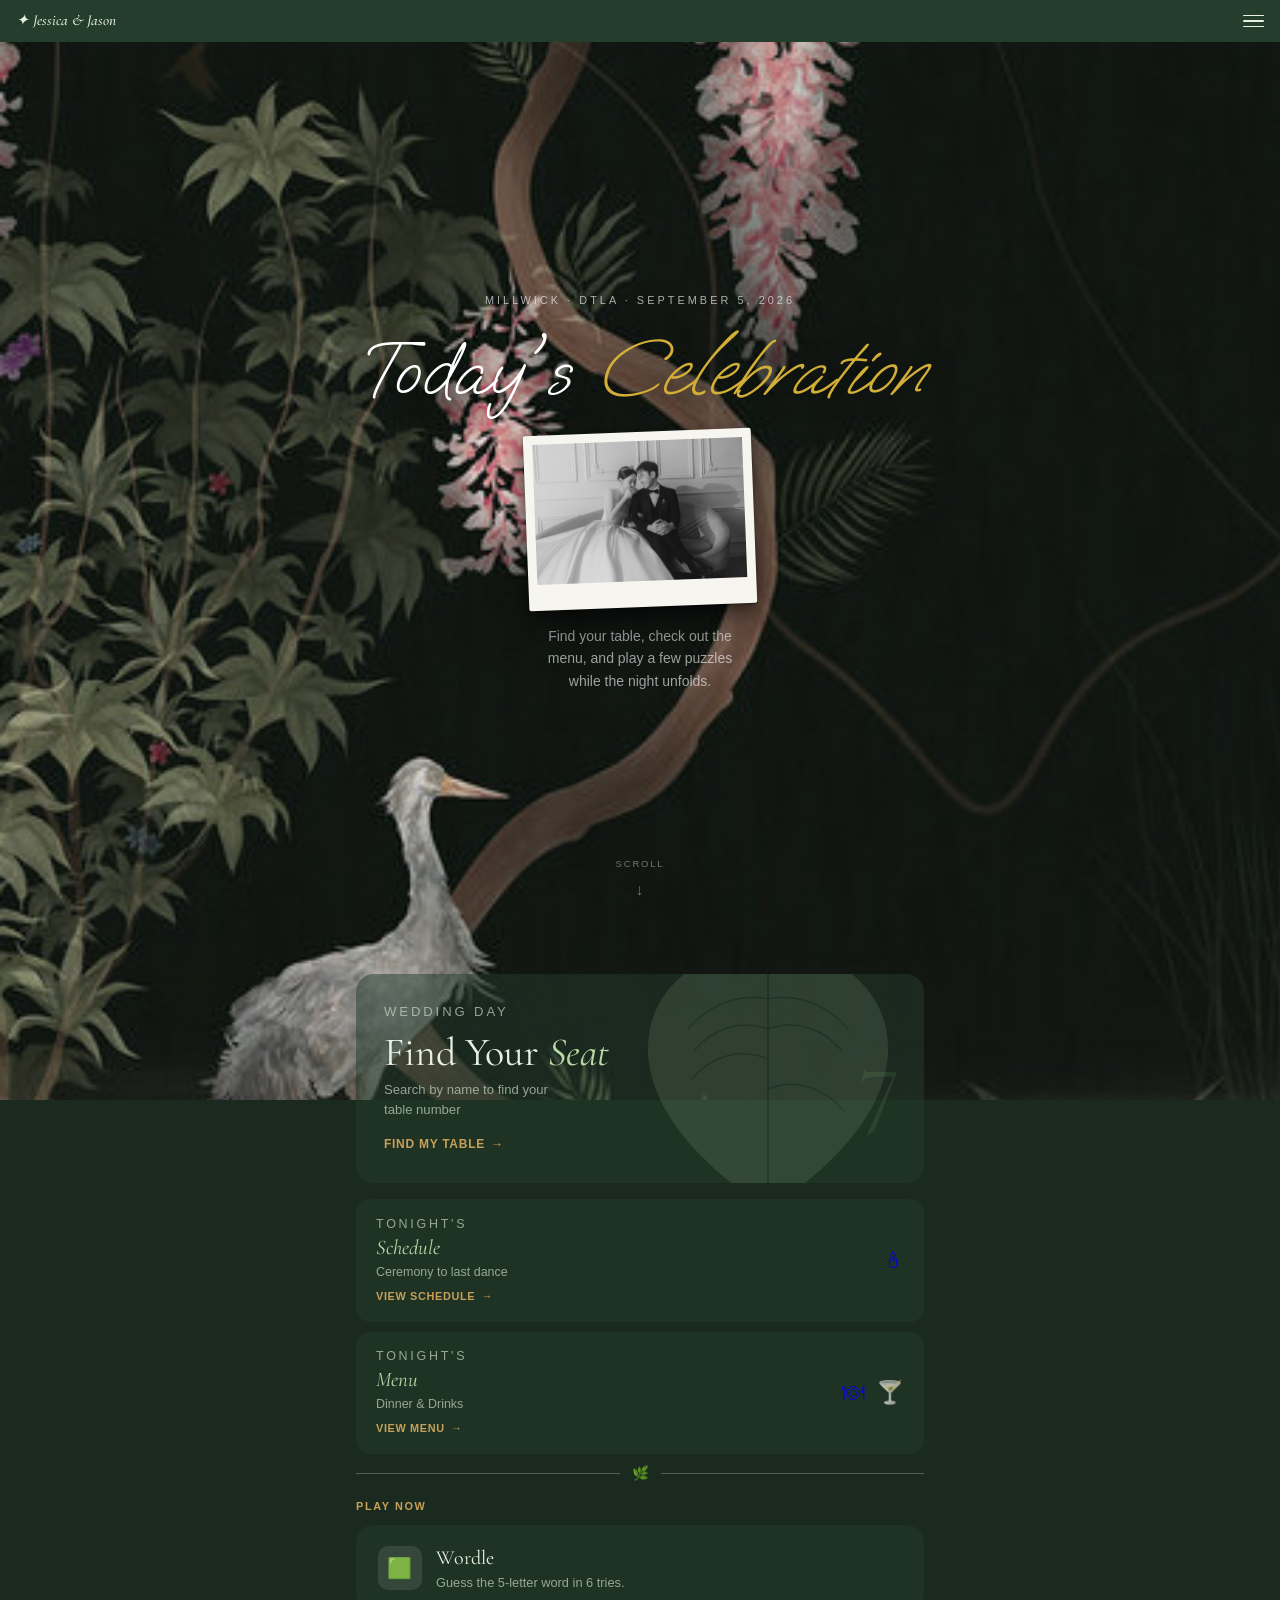
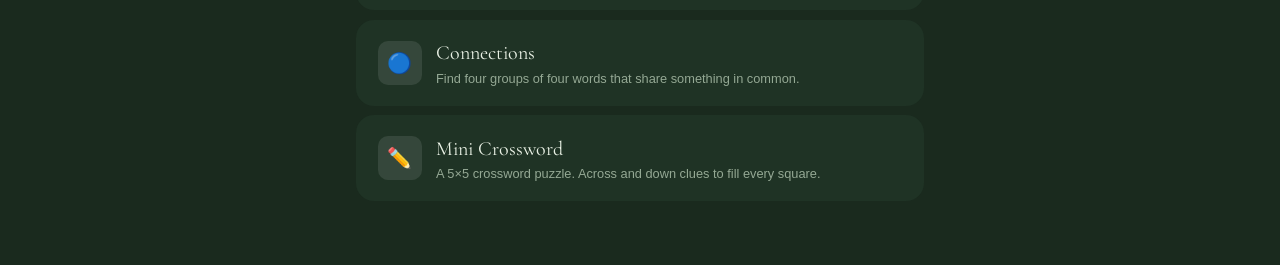
<file: index.html>
<!DOCTYPE html>
<html lang="en">
<head>
  <meta charset="UTF-8" />
  <link rel="icon" href="data:image/svg+xml,<svg xmlns='http://www.w3.org/2000/svg' viewBox='0 0 100 100'><text y='.9em' font-size='90'>🌿</text></svg>" />
  <meta name="viewport" content="width=device-width, initial-scale=1.0" />
  <title>Jessica & Jason</title>
  <link rel="stylesheet" href="style.css" />
  <link rel="preconnect" href="https://fonts.googleapis.com">
  <link href="https://fonts.googleapis.com/css2?family=Cormorant+Garamond:ital,wght@0,400;0,500;1,400;1,500&family=Oooh+Baby&display=swap" rel="stylesheet">
  <style>

    

    /* ============================================================
       LAYOUT — two fixed layers, independent scroll container
       Splash: fixed, z-index 20, fades out
       Content: fixed, z-index 5, always rendered, never moves
       Scroll container: intercepts scroll events only
       ============================================================ */

    /* Splash: normal flow, user physically scrolls past it */
    .splash {
      height: 100vh;   /* fallback */
      height: 100svh;  /* pinned to the small viewport — never re-resolves */
      display: flex;
      flex-direction: column;
      align-items: center;
      justify-content: center;
      text-align: center;
      padding: 2rem;
      position: relative;
      z-index: 2;
      /* No transition needed — physically scrolls off screen */
    }

    /* Spacer not needed */
    .splash-spacer { display: none !important; }

    /* Content panel: normal flow, sits below splash */
    .content-panel {
      position: relative;
      z-index: 1;
      background: transparent;
      min-height: 100vh;
    }

    .content-panel.visible {
      /* nothing extra needed — already visible */
    }

    .content-panel-inner {
      max-width: 600px;
      margin: 0 auto;
      padding: 2rem 1rem 4rem;
    }

    /* ---- Hero ---- */
    .hero {
      padding: 0 0 1.5rem;
      position: relative;
    }

    .hero-eyebrow {
      font-size: 0.68rem;
      letter-spacing: 0.2em;
      text-transform: uppercase;
      color: var(--sage-mid);
      margin-bottom: 0.5rem;
    }

    .hero p.desc {
      color: var(--text-muted);
      font-size: 0.875rem;
      margin-top: 0.5rem;
    }

    .hero-badge {
      border: 1px solid transparent;
      border-top-color: var(--gold-warm);
      border-bottom-color: var(--gold-warm);
      padding: 0.875rem 5px;
      margin: 0 -5px 0.75rem;
      width: calc(100% + 10px);
      background: rgba(255,255,255,0.0);
      border-radius: 8px;
    }

    .hero-badge .hero-eyebrow { color: #A8D299; }

    .hero h1 {
      font-family: "Oooh Baby", cursive;
      font-size: clamp(2.4rem, 8vw, 3rem);
      font-weight: 100;
      color: var(--forest);
      line-height: 1.1;
      margin-bottom: 0.2rem;
    }

    .hero h1 em {
      font-style: italic;
      color: #D3AF37;
    }

    .leaf-watermark {
      position: absolute;
      right: -0.5rem;
      top: 0;
      opacity: 0.1;
      pointer-events: none;
    }

    /* ---- Seat tile ---- */
    .seat-tile {
      display: block;
      text-decoration: none;
      border-radius: 18px;
      overflow: hidden;
      position: relative;
      margin-bottom: 1rem;
      background: rgba(37, 61, 44, 0.5);
      min-height: 180px;
      padding: 1.75rem;
    }

    .seat-tile .tile-leaves {
      position: absolute;
      right: 0; top: 0; bottom: 0;
      width: 55%;
      opacity: 0.13;
      pointer-events: none;
      display: flex;
      align-items: center;
      justify-content: center;
    }

    .seat-tile-eyebrow {
      font-size: 0.65rem;
      letter-spacing: 0.22em;
      text-transform: uppercase;
      color: var(--gold-warm);
      margin-bottom: 0.5rem;
      position: relative;
    }

    .seat-tile h2 {
      font-family: 'Cormorant Garamond', Georgia, serif;
      font-size: clamp(1.8rem, 5vw, 2.5rem);
      font-weight: 400;
      color: #e8f0e4;
      line-height: 1.1;
      margin-bottom: 0.4rem;
      position: relative;
    }

    .seat-tile h2 em { font-style: italic; color: #b8d8a8; }

    .seat-tile p {
      font-size: 0.82rem;
      color: rgba(200,220,196,0.7);
      max-width: 26ch;
      position: relative;
    }

    .seat-tile .tile-cta {
      display: inline-flex;
      align-items: center;
      gap: 0.4rem;
      margin-top: 1rem;
      font-size: 0.75rem;
      font-weight: 600;
      color: var(--gold-warm);
      letter-spacing: 0.06em;
      text-transform: uppercase;
      position: relative;
    }

    .seat-tile .tile-cta::after { content: '→'; }

    .corner-number {
      position: absolute;
      right: 1.5rem;
      top: 50%;
      transform: translateY(-50%);
      font-family: 'Cormorant Garamond', Georgia, serif;
      font-size: 6rem;
      font-weight: 400;
      color: rgba(140,200,120,0.12);
      line-height: 1;
      user-select: none;
      transition: opacity 0.5s;
    }

    /* ---- Menu tile ---- */
    .menu-tile {
      display: flex;
      align-items: center;
      justify-content: space-between;
      text-decoration: none;
      border-radius: 14px;
      background: rgba(37, 61, 44, 0.5);
      padding: 0.95rem 1.25rem;
      margin-bottom: 0.6rem;
    }

    .menu-tile-eyebrow {
      font-size: 0.65rem;
      letter-spacing: 0.22em;
      text-transform: uppercase;
      color: var(--gold-warm);
      margin-bottom: 0.25rem;
    }

    .menu-tile h2 {
      font-family: 'Cormorant Garamond', Georgia, serif;
      font-size: 1.3rem;
      font-weight: 400;
      color: #e8f0e4;
      line-height: 1.1;
      margin-bottom: 0.15rem;
    }

    .menu-tile h2 em { font-style: italic; color: #b8d8a8; }
    .menu-tile p { font-size: 0.78rem; color: rgba(200,220,196,0.7); }

    .menu-tile .tile-cta {
      display: inline-flex;
      align-items: center;
      gap: 0.4rem;
      margin-top: 0.4rem;
      font-size: 0.68rem;
      font-weight: 600;
      color: var(--gold-warm);
      letter-spacing: 0.06em;
      text-transform: uppercase;
    }

    .menu-tile .tile-cta::after { content: '→'; }
    .menu-tile-icons { font-size: 1.4rem; flex-shrink: 0; opacity: 0.75; }

    /* ---- Divider ---- */
    .leaf-divider {
      display: flex;
      align-items: center;
      gap: 0.75rem;
      margin-bottom: 0.875rem;
      color: var(--sage-mid);
    }

    .leaf-divider::before,
    .leaf-divider::after {
      content: '';
      flex: 1;
      height: 1px;
      background: rgba(255, 255, 255, 0.25);
    }

    .leaf-divider span { font-size: 0.85rem; opacity: 0.9; }

    .splash-eyebrow {
      font-size: 0.68rem;
      letter-spacing: 0.28em;
      text-transform: uppercase;
      color: rgba(255,255,255,0.65);
      margin-bottom: 1rem;
    }

    .splash-title {
      font-family: "Oooh Baby", cursive;
      font-size: clamp(2.8rem, 12vw, 5rem);
      font-weight: 100;
      color: #ffffff;
      line-height: 1.15;
      margin-bottom: 0.75rem;
      text-shadow: 0 2px 24px rgba(0,0,0,0.5);
    }

    .splash-title em { font-style: italic; color: #D3AF37; }

    /* Polaroid resting on the page: thick uneven border (real polaroids have a
       deeper chin), slight tilt, and a layered shadow so it reads as an object
       sitting on the surface rather than a flat image. */
    .polaroid {
      display: inline-block;
      background: #f7f5ef;
      padding: 9px 9px 26px;
      border-radius: 2px;
      margin: 0.25rem 0 1.1rem;
      transform: rotate(-2.2deg);
      box-shadow:
        0 1px 2px rgba(0,0,0,0.35),
        0 8px 18px rgba(0,0,0,0.45),
        0 18px 40px rgba(0,0,0,0.35);
    }

    /* 3:2 window matching the photo, so nothing is cropped */
    .polaroid img {
      display: block;
      width: 210px;
      height: 140px;
      object-fit: contain;
      background: #f7f5ef;
    }

    @media (max-width: 380px) {
      .polaroid { padding: 7px 7px 21px; margin-bottom: 0.9rem; }
      .polaroid img { width: 174px; height: 116px; }
    }

    .splash-sub {
      font-size: 0.875rem;
      color: rgba(255,255,255,0.6);
      max-width: 28ch;
      line-height: 1.6;
    }

    .scroll-hint {
      position: absolute;
      bottom: 2.5rem;
      left: 50%;
      transform: translateX(-50%);
      display: flex;
      flex-direction: column;
      align-items: center;
      gap: 0.4rem;
      color: rgba(255,255,255,0.4);
      font-size: 0.6rem;
      letter-spacing: 0.18em;
      text-transform: uppercase;
      white-space: nowrap;
      animation: bounce 2s ease infinite;
    }

    .scroll-hint::after { content: '↓'; font-size: 1rem; }

    @keyframes bounce {
      0%, 100% { transform: translateX(-50%) translateY(0); }
      50%       { transform: translateX(-50%) translateY(8px); }
    }

    @media (max-width: 480px) {
      .seat-tile { padding: 1.25rem; min-height: 160px; }
      .corner-number { font-size: 4.5rem; right: 0.75rem; }
      .leaf-watermark { display: none; }
    }
  </style>
</head>
<body>

  <script>
    // Background that never moves on Chrome or Safari mobile.
    // Approach: inject into <body> (not html), use screen dimensions,
    // and nest inside a fixed wrapper to force proper GPU compositing on Safari.
    (function() {
      var W = window.screen.width;
      var H = window.screen.height;
      var size = Math.max(W, H) + 200; // always oversized

      // Outer wrapper: fixed to viewport, never scrolls
      var wrap = document.createElement('div');
      wrap.style.cssText = [
        'position:fixed',
        'top:0','left:0',
        // Sized to the physical screen, NOT the viewport. The viewport changes
        // height when the address bar hides; screen.height never does. This is
        // what stops the background shifting on first scroll.
        'width:' + (W + 100) + 'px',
        'height:' + (H + 200) + 'px',
        'z-index:-1',
        'pointer-events:none',
        'overflow:hidden',
        // Force own compositing layer on Safari
        '-webkit-transform:translate3d(0,0,0)',
        'transform:translate3d(0,0,0)'
      ].join(';');

      // Inner div: the actual background, slightly oversized
      var bg = document.createElement('div');
      bg.style.cssText = [
        'position:absolute',
        'top:0','left:0',
        'width:100%',
        'height:100%',
        'background-image:url("background.jpg")',
        'background-size:cover',
        'background-position:center center',
        'background-repeat:no-repeat',
        // Another compositing hint
        '-webkit-transform:translate3d(0,0,0)',
        'transform:translate3d(0,0,0)',
        'will-change:transform'
      ].join(';');

      wrap.appendChild(bg);
      document.body.insertBefore(wrap, document.body.firstChild);

      // Strip any competing CSS backgrounds
      // Opaque canvas underneath everything. If any frame renders before the
      // image composites, it shows this instead of the browser's white default.
      document.documentElement.style.background = '#1a2a1e';
      document.body.style.background = 'transparent';
    })();
  </script>

  <!-- NAV -->
  <nav class="site-nav">
    <a href="index.html" class="logo">&#10022; Jessica &amp; Jason</a>
    <button class="nav-toggle" id="navToggle" aria-label="Open menu">
      <span></span><span></span><span></span>
    </button>
    <ul class="nav-links" id="navLinks">
      <li><a href="index.html" class="active">Home</a></li>
      <li><a href="find-your-seat.html">Find Seat</a></li>
      <li><a href="schedule.html">Schedule</a></li>
      <li><a href="menu.html">Menu</a></li>
      <li><a href="wordle.html">Wordle</a></li>
      <li><a href="connections.html">Connections</a></li>
      <li><a href="crossword.html">Crossword</a></li>
    </ul>
  </nav>
  <script>
    (function() {
      var t = document.getElementById('navToggle');
      var l = document.getElementById('navLinks');
      if (!t) return;
      t.addEventListener('click', function() { t.classList.toggle('open'); l.classList.toggle('open'); });
      l.querySelectorAll('a').forEach(function(a) {
        a.addEventListener('click', function() { t.classList.remove('open'); l.classList.remove('open'); });
      });
    })();
  </script>

  <!-- SPLASH — fixed overlay, fades out on dismiss -->
  <div class="splash" id="splash">
    <p class="splash-eyebrow">Millwick · DTLA · September 5, 2026</p>
    <p class="splash-title">Today's <em>Celebration</em></p>
    <div class="polaroid">
      <img src="couple.jpg" alt="Jessica and Jason" width="210" height="140" />
    </div>
    <p class="splash-sub">Find your table, check out the menu, and play a few puzzles while the night unfolds.</p>
    <div class="scroll-hint">scroll</div>
  </div>

  <!-- CONTENT PANEL — fixed, always rendered, fades in on dismiss -->
  <div class="content-panel" id="contentPanel">
    <div class="content-panel-inner">

      <!-- Find Your Seat -->
      <a href="find-your-seat.html" class="seat-tile">
        <div class="tile-leaves">
          <svg width="300" height="280" viewBox="0 0 300 280" fill="none" xmlns="http://www.w3.org/2000/svg">
            <path d="M150 270 C150 270 30 200 30 110 C30 45 88 8 150 8 C212 8 270 45 270 110 C270 200 150 270 150 270Z" fill="#b8d8a8"/>
            <path d="M150 8 L150 270" stroke="#4a7c59" stroke-width="2"/>
            <path d="M150 60 C118 54 88 68 70 90" stroke="#4a7c59" stroke-width="1.5" stroke-linecap="round"/>
            <path d="M150 90 C122 80 94 90 76 112" stroke="#4a7c59" stroke-width="1.5" stroke-linecap="round"/>
            <path d="M150 120 C120 108 92 118 74 140" stroke="#4a7c59" stroke-width="1.5" stroke-linecap="round"/>
            <path d="M150 150 C178 138 208 150 226 172" stroke="#4a7c59" stroke-width="1.5" stroke-linecap="round"/>
            <path d="M150 90 C178 80 206 90 224 112" stroke="#4a7c59" stroke-width="1.5" stroke-linecap="round"/>
            <path d="M150 60 C182 54 212 68 230 90" stroke="#4a7c59" stroke-width="1.5" stroke-linecap="round"/>
          </svg>
        </div>
        <p class="seat-tile-eyebrow">Wedding Day</p>
        <h2>Find Your <em>Seat</em></h2>
        <p>Search by name to find your table number</p>
        <span class="tile-cta">Find my table</span>
        <div class="corner-number" id="cornerNum">7</div>
      </a>

      <!-- Schedule tile -->
      <a href="schedule.html" class="menu-tile">
        <div class="menu-tile-left">
          <p class="menu-tile-eyebrow">Tonight's</p>
          <h2><em>Schedule</em></h2>
          <p>Ceremony to last dance</p>
          <span class="tile-cta">View schedule</span>
        </div>
        <div class="menu-tile-icons">🕯</div>
      </a>

      <!-- Menu tile -->
      <a href="menu.html" class="menu-tile">
        <div class="menu-tile-left">
          <p class="menu-tile-eyebrow">Tonight's</p>
          <h2><em>Menu</em></h2>
          <p>Dinner &amp; Drinks</p>
          <span class="tile-cta">View menu</span>
        </div>
        <div class="menu-tile-icons">🍽&nbsp;&nbsp;🍸</div>
      </a>

      <div class="leaf-divider"><span>🌿</span></div>
      <p class="section-label">Play now</p>

      <div class="game-grid">
        <a href="wordle.html" class="game-card">
          <div class="icon icon-wordle">🟩</div>
          <div>
            <h2>Wordle</h2>
            <p>Guess the 5-letter word in 6 tries.</p>
          </div>
        </a>
        <a href="connections.html" class="game-card">
          <div class="icon icon-connect">🔵</div>
          <div>
            <h2>Connections</h2>
            <p>Find four groups of four words that share something in common.</p>
          </div>
        </a>
        <a href="crossword.html" class="game-card">
          <div class="icon icon-cross">✏️</div>
          <div>
            <h2>Mini Crossword</h2>
            <p>A 5×5 crossword puzzle. Across and down clues to fill every square.</p>
          </div>
        </a>
      </div>

    </div>
  </div>

  <script>
    // Corner number cycling
    const nums = [3, 7, 12, 5, 1, 9, 4, 8, 2, 6];
    let ni = 0;
    const el = document.getElementById('cornerNum');
    setInterval(() => {
      el.style.opacity = '0';
      setTimeout(() => {
        ni = (ni + 1) % nums.length;
        el.textContent = nums[ni];
        el.style.opacity = '1';
      }, 400);
    }, 3200);

    // ── Smooth splash dismiss ──
    // Trigger only when user has scrolled almost completely past the splash.
    // At that point scrollY ≈ splashH, so switching splash to fixed and
    // compensating scrollY by splashH lands exactly at 0 — no visible jump.
    (function() {
      var splash       = document.getElementById('splash');
      var done         = false;
      var pageLoadTime = Date.now();

      function dismiss() {
        if (done) return;
        done = true;
        window.removeEventListener('scroll', onScroll);

        var splashH = splash.offsetHeight;

        // How far past the splash we already are. After the splash is gone the
        // document is exactly splashH shorter, so this same number is the new
        // scroll position that leaves every pixel where it currently sits.
        var carryOver = Math.max(0, window.scrollY - splashH);

        // Hide first, in the same synchronous block, so the browser never gets
        // a frame in which the splash is painted anywhere new.
        splash.style.opacity       = '0';
        splash.style.pointerEvents = 'none';

        // Remove from flow and restore the equivalent offset together. The panel
        // stays in normal flow the whole time — nothing is re-positioned, so
        // there is no reflow frame and nothing to flash.
        splash.parentNode.removeChild(splash);
        window.scrollTo(0, carryOver);
      }

      function onScroll() {
        var timeOnPage     = Date.now() - pageLoadTime;
        var splashH        = splash.offsetHeight;
        // Must be a full splash-height. That is what makes the swap above
        // pixel-neutral — at anything less the content would jump.
        var scrolledEnough = window.scrollY >= splashH;
        var waitedEnough   = timeOnPage > 2000;
        if (scrolledEnough && waitedEnough) dismiss();
      }

      window.addEventListener('scroll', onScroll, { passive: true });
    })();
  </script>
</body>
</html>
</file>
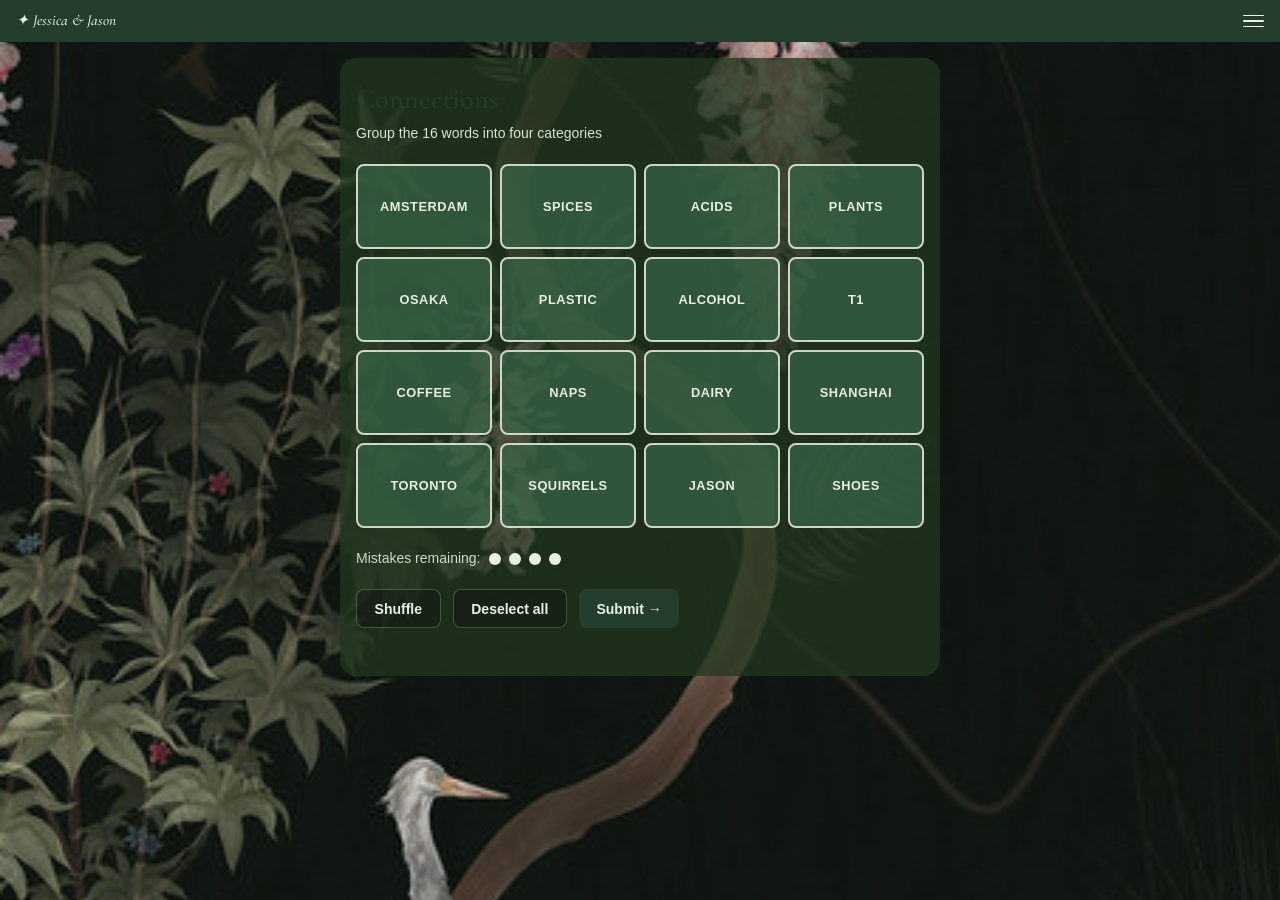
<file: connections.html>
<!DOCTYPE html>
<html lang="en">
<head>
  <meta charset="UTF-8" />
  <link rel="icon" href="data:image/svg+xml,<svg xmlns='http://www.w3.org/2000/svg' viewBox='0 0 100 100'><text y='.9em' font-size='90'>🌿</text></svg>" />
  <meta name="viewport" content="width=device-width, initial-scale=1.0" />
  <title>Connections – Mini Games</title>
  <link rel="stylesheet" href="style.css" />
  <link rel="preconnect" href="https://fonts.googleapis.com">
  <link href="https://fonts.googleapis.com/css2?family=Cormorant+Garamond:ital,wght@0,400;0,500;1,400;1,500&display=swap" rel="stylesheet">
  <style>
    /* --- Contrast fixes for rules inherited from style.css --- */

    /* .page-subtitle uses rgba(...,0.7); the alpha drops it to 3.43:1 here */
    .page-subtitle { color: #d5e6d1; }

    /* .result-banner.win used --sage-deep (#4a7c59) on pale green = 3.94:1 */
    .result-banner.win { color: #2f5136; }

    /* Scrim panel: same treatment as the menu page */
    .page-wrapper {
      background: rgba(34, 55, 31, 0.75);
      border-radius: 16px;
      margin: 1rem auto 3rem;
    }

    .instructions {
      color: #cbdcc7;
      font-size: 0.875rem;
      margin-bottom: 1.5rem;
    }

    .mistakes {
      display: flex;
      align-items: center;
      gap: 0.5rem;
      font-size: 0.875rem;
      color: #cbdcc7;
      margin-bottom: 1.25rem;
    }

    .dot {
      width: 12px; height: 12px;
      border-radius: 50%;
      background: #e8f0e4;
      transition: background 0.3s;
    }

    .dot.used { background: rgba(255, 255, 255, 0.22); }

    .word-grid {
      display: grid;
      grid-template-columns: repeat(4, 1fr);
      gap: 8px;
      margin-bottom: 1.25rem;
    }

    .word-btn {
      aspect-ratio: 1.6;
      border-radius: 8px;
      border: 2px solid var(--border);
      /* Lighter sage than the scrim behind it, so the grid reads as raised.
         Measured 5.91:1 with the light text even over the brightest photo area. */
      background: rgba(58, 102, 71, 0.72);
      color: #e8f0e4;
      font-size: 0.8rem;
      font-weight: 700;
      text-transform: uppercase;
      letter-spacing: 0.04em;
      cursor: pointer;
      transition: background 0.15s, border-color 0.15s, transform 0.1s;
      display: flex;
      align-items: center;
      justify-content: center;
      text-align: center;
      padding: 4px;
      user-select: none;
    }

    .word-btn:hover { border-color: rgba(255, 255, 255, 0.5); }
    /* Selected inverts to light-on-dark — 12.26:1, unmistakable at a glance */
    .word-btn.selected { background: #e8f0e4; color: #1e2e22; border-color: #e8f0e4; }
    .word-btn.shake { animation: shake 0.4s ease; }

    @keyframes shake {
      0%,100% { transform: translateX(0); }
      20%     { transform: translateX(-5px); }
      40%     { transform: translateX(5px); }
      60%     { transform: translateX(-3px); }
      80%     { transform: translateX(3px); }
    }

    .solved-row {
      border-radius: 8px;
      padding: 0.75rem 1rem;
      margin-bottom: 8px;
      display: flex;
      flex-direction: column;
      gap: 2px;
    }

    .solved-row .group-title {
      font-size: 0.8rem;
      font-weight: 800;
      text-transform: uppercase;
      letter-spacing: 0.06em;
    }

    .solved-row .group-words {
      font-size: 0.875rem;
      font-weight: 500;
      opacity: 0.9;
    }

    .color-yellow { background: #e8d878; color: #3a3000; }
    .color-green  { background: #7aad5e; color: #122400; }
    .color-blue   { background: #8aab7e; color: #182a1e; }
    .color-purple { background: #356041; color: #e8f0e4; }

    /* Shuffle / Deselect inherit a light fill from style.css — override here */
    .actions .btn-secondary {
      background: rgba(0, 0, 0, 0.25);
      border: 1px solid rgba(255, 255, 255, 0.22);
      color: #e8f0e4;
    }
    .actions .btn-secondary:active { background: rgba(0, 0, 0, 0.4); }

    .actions {
      display: flex;
      gap: 0.75rem;
      flex-wrap: wrap;
    }

    .one-away {
      background: rgba(236, 208, 122, 0.14);
      color: #f7e8b8;
      padding: 0.5rem 1rem;
      border-radius: var(--radius);
      font-size: 0.875rem;
      font-weight: 600;
      margin-bottom: 0.75rem;
      display: none;
    }

    .one-away.show { display: block; }

    @media (max-width: 480px) {
      .word-btn { font-size: 0.7rem; }
    }
  </style>
</head>
<body>
  <script>
    // Background that never moves on Chrome or Safari mobile.
    // Approach: inject into <body> (not html), use screen dimensions,
    // and nest inside a fixed wrapper to force proper GPU compositing on Safari.
    (function() {
      var W = window.screen.width;
      var H = window.screen.height;
      var size = Math.max(W, H) + 200; // always oversized

      // Outer wrapper: fixed to viewport, never scrolls
      var wrap = document.createElement('div');
      wrap.style.cssText = [
        'position:fixed',
        'top:0','left:0',
        // Sized to the physical screen, NOT the viewport. The viewport changes
        // height when the address bar hides; screen.height never does. This is
        // what stops the background shifting on first scroll.
        'width:' + (W + 100) + 'px',
        'height:' + (H + 200) + 'px',
        'z-index:-1',
        'pointer-events:none',
        'overflow:hidden',
        // Force own compositing layer on Safari
        '-webkit-transform:translate3d(0,0,0)',
        'transform:translate3d(0,0,0)'
      ].join(';');

      // Inner div: the actual background, slightly oversized
      var bg = document.createElement('div');
      bg.style.cssText = [
        'position:absolute',
        'top:0','left:0',
        'width:100%',
        'height:100%',
        'background-image:url("background.jpg")',
        'background-size:cover',
        'background-position:center center',
        'background-repeat:no-repeat',
        // Another compositing hint
        '-webkit-transform:translate3d(0,0,0)',
        'transform:translate3d(0,0,0)',
        'will-change:transform'
      ].join(';');

      wrap.appendChild(bg);
      document.body.insertBefore(wrap, document.body.firstChild);

      // Strip any competing CSS backgrounds
      // Opaque canvas underneath everything. If any frame renders before the
      // image composites, it shows this instead of the browser's white default.
      document.documentElement.style.background = '#1a2a1e';
      document.body.style.background = 'transparent';
    })();
  </script>
    <nav class="site-nav">
    <a href="index.html" class="logo">&#10022; Jessica &amp; Jason</a>
    <button class="nav-toggle" id="navToggle" aria-label="Open menu">
      <span></span><span></span><span></span>
    </button>
    <ul class="nav-links" id="navLinks">
      <li><a href="index.html">Home</a></li>
      <li><a href="find-your-seat.html">Find Seat</a></li>
      <li><a href="schedule.html">Schedule</a></li>
      <li><a href="menu.html">Menu</a></li>
      <li><a href="wordle.html">Wordle</a></li>
      <li><a href="connections.html" class="active">Connections</a></li>
      <li><a href="crossword.html">Crossword</a></li>
    </ul>
  </nav>
  <script>
    (function() {
      var t = document.getElementById('navToggle');
      var l = document.getElementById('navLinks');
      if (!t) return;
      t.addEventListener('click', function() { t.classList.toggle('open'); l.classList.toggle('open'); });
      l.querySelectorAll('a').forEach(function(a) {
        a.addEventListener('click', function() { t.classList.remove('open'); l.classList.remove('open'); });
      });
    })();
  </script>

  <div class="toast-container" id="toastContainer"></div>

  <div class="page-wrapper">
    <h1 class="page-title">Connections</h1>
    <p class="page-subtitle">Group the 16 words into four categories</p>

    <div id="solvedArea"></div>

    <div class="word-grid" id="wordGrid"></div>

    <div class="one-away" id="oneAway">One away…</div>

    <div class="mistakes">
      <span>Mistakes remaining:</span>
      <div class="dot" id="d0"></div>
      <div class="dot" id="d1"></div>
      <div class="dot" id="d2"></div>
      <div class="dot" id="d3"></div>
    </div>

    <div class="actions">
      <button class="btn btn-secondary" onclick="shuffle()">Shuffle</button>
      <button class="btn btn-secondary" onclick="deselectAll()">Deselect all</button>
      <button class="btn btn-primary" onclick="submitGuess()">Submit →</button>
    </div>

    <div class="result-banner" id="resultBanner"></div>
  </div>

  <script src="puzzles.js"></script>
  <script>
    const GROUPS = PUZZLES.connections.groups;
    let allWords = [];
    GROUPS.forEach(g => g.words.forEach(w => allWords.push({ word: w, group: g })));

    // Shuffle helper
    function shuffleArr(arr) {
      for (let i = arr.length - 1; i > 0; i--) {
        const j = Math.floor(Math.random() * (i + 1));
        [arr[i], arr[j]] = [arr[j], arr[i]];
      }
      return arr;
    }

    shuffleArr(allWords);

    let selected = new Set();
    let mistakes = 0;
    let solvedGroups = 0;
    let gameOver = false;
    let wordEls = {};

    function renderGrid() {
      const grid = document.getElementById("wordGrid");
      grid.innerHTML = "";
      allWords.forEach(item => {
        if (item.solved) return;
        const btn = document.createElement("button");
        btn.className = "word-btn" + (selected.has(item.word) ? " selected" : "");
        btn.textContent = item.word;
        btn.onclick = () => toggleWord(item.word, btn);
        wordEls[item.word] = btn;
        grid.appendChild(btn);
      });
    }

    function toggleWord(word, btn) {
      if (gameOver) return;
      if (selected.has(word)) {
        selected.delete(word);
        btn.classList.remove("selected");
      } else {
        if (selected.size >= 4) { toast("Select exactly 4 words"); return; }
        selected.add(word);
        btn.classList.add("selected");
      }
    }

    function deselectAll() {
      selected.clear();
      document.querySelectorAll(".word-btn.selected").forEach(b => b.classList.remove("selected"));
    }

    function shuffle() {
      const remaining = allWords.filter(w => !w.solved);
      shuffleArr(remaining);
      allWords = [...allWords.filter(w => w.solved), ...remaining];
      renderGrid();
    }

    function submitGuess() {
      if (gameOver) return;
      if (selected.size !== 4) { toast("Select exactly 4 words"); return; }

      const selArr = [...selected];
      // Find which group each word belongs to
      const groupCounts = {};
      GROUPS.forEach((g, gi) => { groupCounts[gi] = 0; });
      selArr.forEach(w => {
        GROUPS.forEach((g, gi) => {
          if (g.words.includes(w)) groupCounts[gi]++;
        });
      });

      const correctGroup = GROUPS.findIndex((g, gi) => groupCounts[gi] === 4);
      const bestCount = Math.max(...Object.values(groupCounts));

      if (correctGroup !== -1) {
        const group = GROUPS[correctGroup];
        // Mark solved
        allWords.forEach(item => {
          if (item.group === group) item.solved = true;
        });
        selected.clear();
        solvedGroups++;
        renderSolvedRow(group);
        document.getElementById("oneAway").classList.remove("show");

        if (solvedGroups === GROUPS.length) {
          gameOver = true;
          launchConfetti();
          showResult("win", "Excellent! You found all four groups! 🎉");
        } else {
          toast("Correct!");
        }
        renderGrid();
      } else {
        // Wrong
        if (bestCount === 3) {
          document.getElementById("oneAway").classList.add("show");
          setTimeout(() => document.getElementById("oneAway").classList.remove("show"), 2000);
        } else {
          document.getElementById("oneAway").classList.remove("show");
        }

        mistakes++;
        const dot = document.getElementById("d" + (mistakes - 1));
        if (dot) dot.classList.add("used");

        // Shake selected
        selArr.forEach(w => {
          const el = wordEls[w];
          if (el) { el.classList.remove("shake"); void el.offsetWidth; el.classList.add("shake"); }
        });

        toast("Not quite — try again");

        if (mistakes >= 4) {
          gameOver = true;
          // Reveal all
          setTimeout(() => {
            GROUPS.forEach(g => {
              allWords.forEach(item => { if (item.group === g) item.solved = true; });
              renderSolvedRow(g);
            });
            allWords = allWords.map(w => ({ ...w, solved: true }));
            renderGrid();
            showResult("lose", "Out of guesses! The groups are shown above.");
          }, 500);
        }
      }
    }

    function renderSolvedRow(group) {
      const area = document.getElementById("solvedArea");
      const row = document.createElement("div");
      row.className = "solved-row color-" + group.color;
      row.innerHTML = `<div class="group-title">${group.title}</div>
        <div class="group-words">${group.words.join(", ")}</div>`;
      area.appendChild(row);
    }

    function toast(msg) {
      const el = document.createElement("div");
      el.className = "toast";
      el.textContent = msg;
      document.getElementById("toastContainer").appendChild(el);
      setTimeout(() => el.remove(), 2100);
    }

    function showResult(type, msg) {
      const b = document.getElementById("resultBanner");
      b.textContent = msg;
      b.className = "result-banner show " + type;
    }

    renderGrid();
  </script>

  <canvas id="confettiCanvas" style="position:fixed;inset:0;width:100%;height:100%;pointer-events:none;z-index:9999;"></canvas>
  <script>
    (function() {
      const canvas = document.getElementById('confettiCanvas');
      const ctx    = canvas.getContext('2d');
      let particles = [];
      let animId    = null;
      let imgReady  = false;

      const img = new Image();
      // Image embedded as base64 — no file path or CORS issues
      img.onload = () => { imgReady = true; };
      img.src = '[data-uri]';

      function resize() {
        canvas.width  = window.innerWidth;
        canvas.height = window.innerHeight;
      }
      window.addEventListener('resize', resize);
      resize();

      function randomBetween(a, b) { return a + Math.random() * (b - a); }

      function spawnParticle() {
        const size = randomBetween(40, 80);
        return {
          x:        randomBetween(0, canvas.width),
          y:        randomBetween(-140, -size),
          size,
          speedY:   randomBetween(3, 6),
          speedX:   randomBetween(-2, 2),
          rotation: randomBetween(0, Math.PI * 2),
          spin:     randomBetween(-0.07, 0.07),
          opacity:  randomBetween(0.8, 1),
        };
      }

      function draw() {
        ctx.clearRect(0, 0, canvas.width, canvas.height);
        if (imgReady) {
          particles.forEach(p => {
            p.y        += p.speedY;
            p.x        += p.speedX;
            p.rotation += p.spin;
            ctx.save();
            ctx.globalAlpha = p.opacity;
            ctx.translate(p.x + p.size / 2, p.y + p.size / 2);
            ctx.rotate(p.rotation);
            ctx.drawImage(img, -p.size / 2, -p.size / 2, p.size, p.size);
            ctx.restore();
          });
        }
        particles = particles.filter(p => p.y < canvas.height + 120);
        if (particles.length > 0) {
          animId = requestAnimationFrame(draw);
        } else {
          ctx.clearRect(0, 0, canvas.width, canvas.height);
          animId = null;
        }
      }

      window.launchConfetti = function(count = 70, durationMs = 3000) {
        // If image hasn't loaded yet, wait for it then retry once
        if (!imgReady) {
          img.onload = () => { imgReady = true; window.launchConfetti(count, durationMs); };
          return;
        }
        if (animId) { cancelAnimationFrame(animId); animId = null; }
        particles = [];
        const interval = durationMs / count;
        let spawned = 0;
        // Spawn first batch immediately so something appears right away
        for (let i = 0; i < 8; i++) particles.push(spawnParticle());
        spawned = 8;
        const spawner = setInterval(() => {
          particles.push(spawnParticle());
          spawned++;
          if (spawned >= count) clearInterval(spawner);
        }, interval);
        animId = requestAnimationFrame(draw);
      };
    })();
  </script>
</body>
</html>
</file>
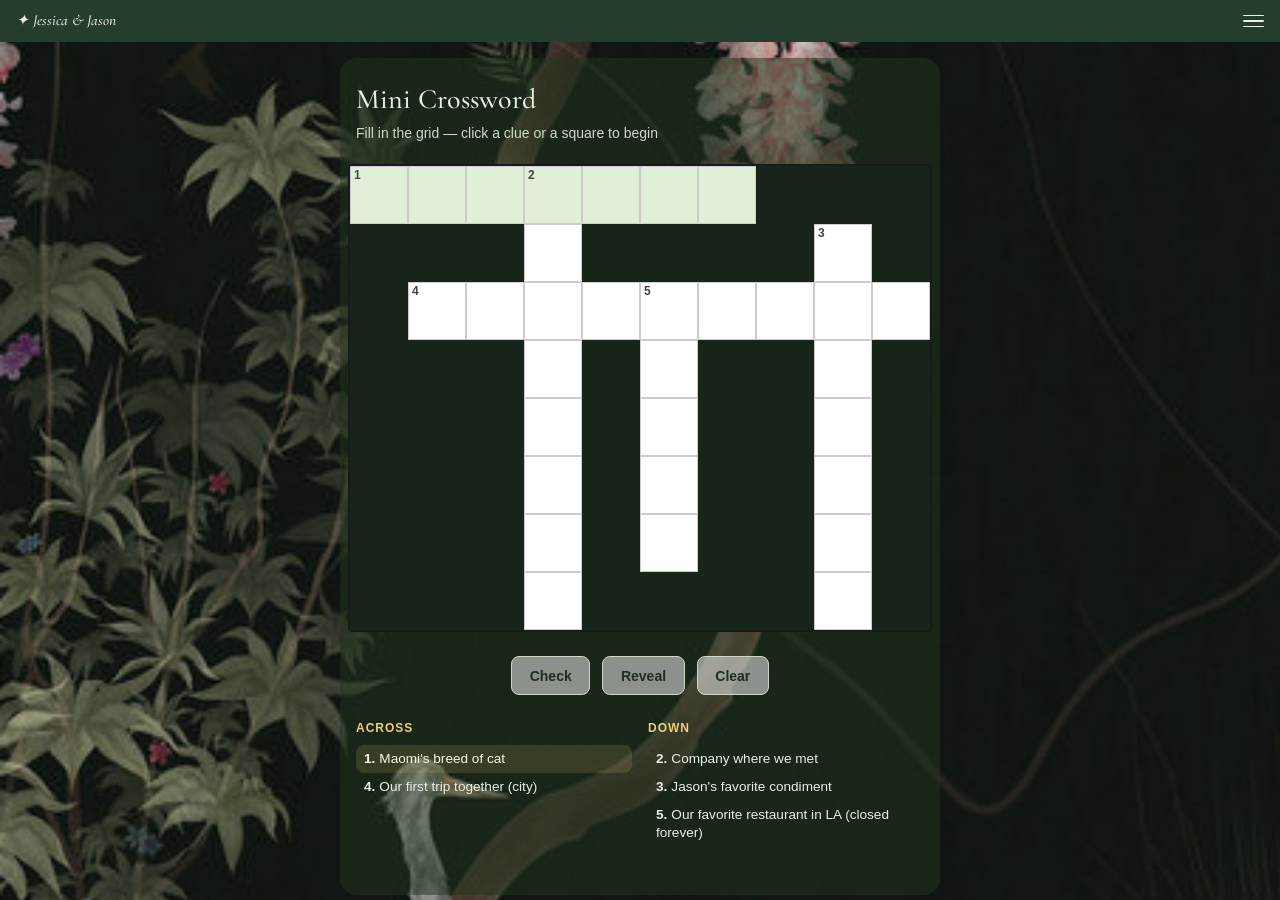
<file: crossword.html>
<!DOCTYPE html>
<html lang="en">
<head>
  <meta charset="UTF-8" />
  <link rel="icon" href="data:image/svg+xml,<svg xmlns='http://www.w3.org/2000/svg' viewBox='0 0 100 100'><text y='.9em' font-size='90'>🌿</text></svg>" />
  <meta name="viewport" content="width=device-width, initial-scale=1.0" />
  <title>Crossword – Mini Games</title>
  <link rel="stylesheet" href="style.css" />
  <link rel="preconnect" href="https://fonts.googleapis.com">
  <link href="https://fonts.googleapis.com/css2?family=Cormorant+Garamond:ital,wght@0,400;0,500;1,400;1,500&display=swap" rel="stylesheet">
  <style>
    /* Scrim panel, same 0.5 alpha as menu/schedule/connections */
    .page-wrapper {
      background: rgba(34, 55, 31, 0.5);
      border-radius: 16px;
      margin: 1rem auto 3rem;
    }

    .page-title    { color: #e8f0e4; }
    .page-subtitle { color: #cbdcc7; }

    .crossword-area {
      display: flex;
      flex-direction: column;
      align-items: center;
      gap: 1.5rem;
    }

    .grid-wrap {
      display: inline-block;
    }

    .cw-grid {
      display: grid;
      border: 2px solid #1a1a18;
      border-radius: 4px;
      overflow: hidden;
      user-select: none;
    }

    /* Sized from the real column count (set by JS as --cw-cols), so the grid
       always fits the screen whatever its dimensions. */
    .cw-cell {
      width:  var(--cw-size);
      height: var(--cw-size);
      border: 1px solid #ccc;
      position: relative;
      background: #fff;
    }

    .cw-cell.black {
      background: #16241a;
      border-color: #16241a;
    }

    .cw-cell input {
      position: absolute;
      inset: 0;
      width: 100%;
      height: 100%;
      border: none;
      background: transparent;
      text-align: center;
      /* Scales with the cell, so a wide grid on a small phone still fits */
      font-size: calc(var(--cw-size) * 0.55);
      font-weight: 700;
      text-transform: uppercase;
      color: #1a1a18;
      caret-color: transparent;
      outline: none;
      cursor: pointer;
      padding-top: calc(var(--cw-size) * 0.16);
    }

    .cw-cell.active { background: #c8e8c0; }
    .cw-cell.highlighted { background: #e0f0d8; }
    .cw-cell.correct input { color: #2e5a38; }
    .cw-cell.incorrect input { color: #c62828; }

    .cw-cell .cell-num {
      position: absolute;
      top: 2px;
      left: 3px;
      font-size: clamp(7px, calc(var(--cw-size) * 0.26), 12px);
      font-weight: 700;
      color: #444;
      pointer-events: none;
      line-height: 1;
    }

    .clues-panel {
      width: 100%;
      display: grid;
      grid-template-columns: 1fr 1fr;
      gap: 1rem;
    }

    .clue-section h3 {
      font-size: 0.75rem;
      font-weight: 700;
      text-transform: uppercase;
      letter-spacing: 0.08em;
      color: #ecd07a;
      margin-bottom: 0.5rem;
    }

    .clue-list {
      list-style: none;
    }

    .clue-list li {
      font-size: 0.85rem;
      padding: 0.3rem 0.5rem;
      border-radius: var(--radius);
      cursor: pointer;
      line-height: 1.35;
      color: #e8f0e4;
      transition: background 0.1s;
    }

    .clue-list li:hover { background: rgba(255,255,255,0.08); }
    .clue-list li.active-clue { background: rgba(236,208,122,0.14); color: #fdf6e0; }
    .clue-list li .num { font-weight: 700; margin-right: 4px; }

    .crossword-actions {
      display: flex;
      gap: 0.75rem;
    }

    @media (max-width: 480px) {
      .clues-panel { grid-template-columns: 1fr; }
    }
  </style>
</head>
<body>
  <script>
    // Background that never moves on Chrome or Safari mobile.
    // Approach: inject into <body> (not html), use screen dimensions,
    // and nest inside a fixed wrapper to force proper GPU compositing on Safari.
    (function() {
      var W = window.screen.width;
      var H = window.screen.height;
      var size = Math.max(W, H) + 200; // always oversized

      // Outer wrapper: fixed to viewport, never scrolls
      var wrap = document.createElement('div');
      wrap.style.cssText = [
        'position:fixed',
        'top:0','left:0',
        // Sized to the physical screen, NOT the viewport. The viewport changes
        // height when the address bar hides; screen.height never does. This is
        // what stops the background shifting on first scroll.
        'width:' + (W + 100) + 'px',
        'height:' + (H + 200) + 'px',
        'z-index:-1',
        'pointer-events:none',
        'overflow:hidden',
        // Force own compositing layer on Safari
        '-webkit-transform:translate3d(0,0,0)',
        'transform:translate3d(0,0,0)'
      ].join(';');

      // Inner div: the actual background, slightly oversized
      var bg = document.createElement('div');
      bg.style.cssText = [
        'position:absolute',
        'top:0','left:0',
        'width:100%',
        'height:100%',
        'background-image:url("background.jpg")',
        'background-size:cover',
        'background-position:center center',
        'background-repeat:no-repeat',
        // Another compositing hint
        '-webkit-transform:translate3d(0,0,0)',
        'transform:translate3d(0,0,0)',
        'will-change:transform'
      ].join(';');

      wrap.appendChild(bg);
      document.body.insertBefore(wrap, document.body.firstChild);

      // Strip any competing CSS backgrounds
      // Opaque canvas underneath everything. If any frame renders before the
      // image composites, it shows this instead of the browser's white default.
      document.documentElement.style.background = '#1a2a1e';
      document.body.style.background = 'transparent';
    })();
  </script>
    <nav class="site-nav">
    <a href="index.html" class="logo">&#10022; Jessica &amp; Jason</a>
    <button class="nav-toggle" id="navToggle" aria-label="Open menu">
      <span></span><span></span><span></span>
    </button>
    <ul class="nav-links" id="navLinks">
      <li><a href="index.html">Home</a></li>
      <li><a href="find-your-seat.html">Find Seat</a></li>
      <li><a href="schedule.html">Schedule</a></li>
      <li><a href="menu.html">Menu</a></li>
      <li><a href="wordle.html">Wordle</a></li>
      <li><a href="connections.html">Connections</a></li>
      <li><a href="crossword.html" class="active">Crossword</a></li>
    </ul>
  </nav>
  <script>
    (function() {
      var t = document.getElementById('navToggle');
      var l = document.getElementById('navLinks');
      if (!t) return;
      t.addEventListener('click', function() { t.classList.toggle('open'); l.classList.toggle('open'); });
      l.querySelectorAll('a').forEach(function(a) {
        a.addEventListener('click', function() { t.classList.remove('open'); l.classList.remove('open'); });
      });
    })();
  </script>

  <div class="page-wrapper">
    <h1 class="page-title">Mini Crossword</h1>
    <p class="page-subtitle">Fill in the grid — click a clue or a square to begin</p>

    <div class="crossword-area">
      <div class="grid-wrap">
        <div class="cw-grid" id="cwGrid"></div>
      </div>

      <div class="crossword-actions">
        <button class="btn btn-secondary" onclick="checkPuzzle()">Check</button>
        <button class="btn btn-secondary" onclick="revealAll()">Reveal</button>
        <button class="btn btn-secondary" onclick="clearAll()">Clear</button>
      </div>

      <div class="clues-panel" id="cluesPanel"></div>
    </div>

    <div class="result-banner" id="resultBanner"></div>
  </div>

  <script src="puzzles.js"></script>
  <script>
    const { grid: GRID, clues: CLUES } = PUZZLES.crossword;
    const ROWS = GRID.length, COLS = GRID[0].length;

    // -- Build grid DOM
    const cwGrid = document.getElementById("cwGrid");
    cwGrid.style.gridTemplateColumns = `repeat(${COLS}, auto)`;

    // One source of truth for cell size: fit COLS across the available width,
    // capped so a small grid doesn't render comically large on desktop.
    function sizeGrid() {
      const avail = Math.min(window.innerWidth, 640) - 40;   // page padding
      const size  = Math.min(58, Math.floor(avail / COLS) - 2);
      document.documentElement.style.setProperty('--cw-size', size + 'px');
    }
    sizeGrid();
    window.addEventListener('resize', sizeGrid);

    const cellEls = [];
    const inputEls = [];

    // Number the grid
    const numbers = Array.from({ length: ROWS }, () => Array(COLS).fill(null));
    let numCounter = 1;
    for (let r = 0; r < ROWS; r++) {
      for (let c = 0; c < COLS; c++) {
        if (GRID[r][c] === "#") continue;
        const startsAcross = (c === 0 || GRID[r][c-1] === "#") && c + 1 < COLS && GRID[r][c+1] !== "#";
        const startsDown   = (r === 0 || GRID[r-1][c] === "#") && r + 1 < ROWS && GRID[r+1][c] !== "#";
        if (startsAcross || startsDown) { numbers[r][c] = numCounter++; }
      }
    }

    for (let r = 0; r < ROWS; r++) {
      cellEls[r] = [];
      inputEls[r] = [];
      for (let c = 0; c < COLS; c++) {
        const cell = document.createElement("div");
        cell.className = "cw-cell" + (GRID[r][c] === "#" ? " black" : "");
        cell.dataset.r = r; cell.dataset.c = c;
        if (GRID[r][c] !== "#") {
          if (numbers[r][c]) {
            const num = document.createElement("span");
            num.className = "cell-num";
            num.textContent = numbers[r][c];
            cell.appendChild(num);
          }
          const inp = document.createElement("input");
          // NOT maxLength=1 — that makes the browser silently reject a keypress
          // when a crossing word already filled the square. Length is enforced
          // in handleInput instead.
          inp.setAttribute("inputmode", "text");
          inp.setAttribute("autocapitalize", "characters");
          inp.setAttribute("autocomplete", "off");
          inp.setAttribute("autocorrect", "off");
          inp.setAttribute("spellcheck", "false");
          inp.dataset.r = r; inp.dataset.c = c;
          cell.appendChild(inp);
          inputEls[r][c] = inp;

          inp.addEventListener("focus", () => { try { inp.select(); } catch (e) {} });
          inp.addEventListener("click", () => handleCellClick(r, c));
          inp.addEventListener("keydown", e => handleKeyDown(e, r, c));
          inp.addEventListener("input", e => handleInput(e, r, c));
        }
        cwGrid.appendChild(cell);
        cellEls[r][c] = cell;
      }
    }

    // -- State
    let activeR = -1, activeC = -1, direction = "across";

    function findClueAt(r, c, dir) {
      if (dir === "across") {
        let sc = c;
        while (sc > 0 && GRID[r][sc-1] !== "#") sc--;
        return numbers[r][sc];
      } else {
        let sr = r;
        while (sr > 0 && GRID[sr-1][c] !== "#") sr--;
        return numbers[sr][c];
      }
    }

    function highlightClue(clueNum, dir) {
      // Clear
      for (let r = 0; r < ROWS; r++)
        for (let c = 0; c < COLS; c++)
          if (cellEls[r][c]) cellEls[r][c].classList.remove("highlighted", "active");

      // Highlight clue cells
      if (dir === "across") {
        const clue = CLUES.across.find(cl => cl.number === clueNum);
        if (clue) for (let i = 0; i < clue.length; i++) cellEls[clue.row][clue.col + i]?.classList.add("highlighted");
      } else {
        const clue = CLUES.down.find(cl => cl.number === clueNum);
        if (clue) for (let i = 0; i < clue.length; i++) cellEls[clue.row + i]?.[clue.col]?.classList.add("highlighted");
      }

      if (activeR >= 0 && activeC >= 0 && cellEls[activeR][activeC])
        cellEls[activeR][activeC].classList.add("active");

      // Highlight clue in list
      document.querySelectorAll(".clue-list li").forEach(li => li.classList.remove("active-clue"));
      const key = dir + "-" + clueNum;
      const liEl = document.querySelector(`[data-clue="${key}"]`);
      if (liEl) liEl.classList.add("active-clue");   // no scrollIntoView — it scrolled the page on every keypress
    }

    function focusCell(r, c) {
      // preventScroll is the whole fix for the jitter
      try { inputEls[r][c].focus({ preventScroll: true }); }
      catch (e) { inputEls[r][c].focus(); }
    }

    // Is this square part of a real (2+ letter) word in each direction?
    function hasAcross(r, c) {
      return (c > 0 && GRID[r][c-1] !== "#") || (c+1 < COLS && GRID[r][c+1] !== "#");
    }
    function hasDown(r, c) {
      return (r > 0 && GRID[r-1][c] !== "#") || (r+1 < ROWS && GRID[r+1][c] !== "#");
    }

    // Does a word BEGIN on this square (as opposed to merely passing through)?
    function startsAcross(r, c) {
      return hasAcross(r, c) && (c === 0 || GRID[r][c-1] === "#");
    }
    function startsDown(r, c) {
      return hasDown(r, c) && (r === 0 || GRID[r-1][c] === "#");
    }

    // Set when the user picks a clue from the list. The next tap on the grid
    // must not toggle direction, or tapping the square to raise the keyboard
    // immediately undoes the direction the clue just chose.
    let dirLockedByClue = false;

    function handleCellClick(r, c) {
      const a = hasAcross(r, c), d = hasDown(r, c);
      if (dirLockedByClue) {
        dirLockedByClue = false;          // consume the lock, keep the direction
      } else if (activeR === r && activeC === c && a && d) {
        direction = direction === "across" ? "down" : "across";  // toggle where both exist
      } else if (!a) {
        direction = "down";
      } else if (!d) {
        direction = "across";
      } else if (startsDown(r, c) && !startsAcross(r, c)) {
        direction = "down";      // square begins a down word, only passes through an across one
      } else if (startsAcross(r, c) && !startsDown(r, c)) {
        direction = "across";
      }
      activeR = r; activeC = c;
      focusCell(r, c);
      const cn = findClueAt(r, c, direction);
      if (cn) highlightClue(cn, direction);
    }

    function handleInput(e, r, c) {
      // Value may hold 2 chars if the square was already filled — keep the last
      const val = e.target.value.replace(/[^a-zA-Z]/g, "").slice(-1).toUpperCase();
      e.target.value = val;
      if (val) {
        cellEls[r][c].classList.remove("correct", "incorrect");
        moveNext(r, c);
      }
      checkComplete();
    }

    function handleKeyDown(e, r, c) {
      if (e.key === "Backspace") {
        if (inputEls[r][c].value === "") movePrev(r, c);
        else inputEls[r][c].value = "";
        e.preventDefault();
        checkComplete();
      } else if (/^[a-zA-Z]$/.test(e.key) && !e.ctrlKey && !e.metaKey && !e.altKey) {
        // Explicit handling so an already-filled square can still be overwritten
        e.preventDefault();
        inputEls[r][c].value = e.key.toUpperCase();
        cellEls[r][c].classList.remove("correct", "incorrect");
        moveNext(r, c);
        checkComplete();
      } else if (e.key === "ArrowRight") { direction = "across"; moveInDir(r, c, 0, 1); e.preventDefault(); }
      else if (e.key === "ArrowLeft")  { direction = "across"; moveInDir(r, c, 0, -1); e.preventDefault(); }
      else if (e.key === "ArrowDown")  { direction = "down"; moveInDir(r, c, 1, 0); e.preventDefault(); }
      else if (e.key === "ArrowUp")    { direction = "down"; moveInDir(r, c, -1, 0); e.preventDefault(); }
      else if (e.key === "Tab") {
        e.preventDefault();
        cycleClue(e.shiftKey ? -1 : 1);
      }
    }

    function moveNext(r, c) {
      const [dr, dc] = direction === "across" ? [0, 1] : [1, 0];
      const nr = r + dr, nc = c + dc;
      // Stop at the end of the current word — do NOT jump the black square
      if (nr < 0 || nr >= ROWS || nc < 0 || nc >= COLS) return;
      if (GRID[nr][nc] === "#") return;
      activeR = nr; activeC = nc;
      focusCell(nr, nc);
      highlightClue(findClueAt(nr, nc, direction), direction);
    }

    function movePrev(r, c) {
      const [dr, dc] = direction === "across" ? [0, -1] : [-1, 0];
      const nr = r + dr, nc = c + dc;
      if (nr < 0 || nr >= ROWS || nc < 0 || nc >= COLS) return;
      if (GRID[nr][nc] === "#") return;
      activeR = nr; activeC = nc;
      focusCell(nr, nc);
      highlightClue(findClueAt(nr, nc, direction), direction);
    }

    function moveInDir(r, c, dr, dc) {
      let nr = r + dr, nc = c + dc;
      while (nr >= 0 && nr < ROWS && nc >= 0 && nc < COLS) {
        if (GRID[nr][nc] !== "#") { activeR = nr; activeC = nc; focusCell(nr, nc); highlightClue(findClueAt(nr, nc, direction), direction); return; }
        nr += dr; nc += dc;
      }
    }

    // All clues in order for tab cycling
    const allClues = [
      ...CLUES.across.map(cl => ({ ...cl, dir: "across" })),
      ...CLUES.down.map(cl => ({ ...cl, dir: "down" }))
    ].sort((a, b) => a.number - b.number || (a.dir === "across" ? -1 : 1));

    let clueIdx = 0;

    function cycleClue(delta) {
      clueIdx = (clueIdx + delta + allClues.length) % allClues.length;
      const cl = allClues[clueIdx];
      direction = cl.dir;
      activeR = cl.row; activeC = cl.col;
      focusCell(cl.row, cl.col);
      highlightClue(cl.number, cl.dir);
    }

    // Build clue panel
    const panel = document.getElementById("cluesPanel");
    ["across", "down"].forEach(dir => {
      const sec = document.createElement("div");
      sec.className = "clue-section";
      sec.innerHTML = `<h3>${dir}</h3>`;
      const ul = document.createElement("ul");
      ul.className = "clue-list";
      CLUES[dir].forEach(cl => {
        const li = document.createElement("li");
        li.dataset.clue = dir + "-" + cl.number;
        li.innerHTML = `<span class="num">${cl.number}.</span>${cl.clue}`;
        li.addEventListener("click", () => {
          direction = dir;
          dirLockedByClue = true;         // survive the follow-up tap on the grid
          activeR = cl.row; activeC = cl.col;
          focusCell(cl.row, cl.col);
          highlightClue(cl.number, dir);
        });
        ul.appendChild(li);
      });
      sec.appendChild(ul);
      panel.appendChild(sec);
    });

    function checkPuzzle() {
      let allCorrect = true;
      for (let r = 0; r < ROWS; r++) {
        for (let c = 0; c < COLS; c++) {
          if (GRID[r][c] === "#") continue;
          const cell = cellEls[r][c];
          const val = inputEls[r][c].value.toUpperCase();
          cell.classList.remove("correct", "incorrect");
          if (!val) { allCorrect = false; continue; }
          if (val === GRID[r][c]) cell.classList.add("correct");
          else { cell.classList.add("incorrect"); allCorrect = false; }
        }
      }
      if (allCorrect) { launchConfetti(); showResult("win", "Perfect! Puzzle complete! 🎉"); }
    }

    function revealAll() {
      for (let r = 0; r < ROWS; r++)
        for (let c = 0; c < COLS; c++)
          if (GRID[r][c] !== "#") { inputEls[r][c].value = GRID[r][c]; cellEls[r][c].classList.add("correct"); }
      launchConfetti(); showResult("win", "Puzzle revealed! Try it fresh next time. 😊");
    }

    function clearAll() {
      for (let r = 0; r < ROWS; r++)
        for (let c = 0; c < COLS; c++)
          if (GRID[r][c] !== "#") { inputEls[r][c].value = ""; cellEls[r][c].classList.remove("correct","incorrect"); }
      document.getElementById("resultBanner").className = "result-banner";
    }

    function checkComplete() {
      for (let r = 0; r < ROWS; r++)
        for (let c = 0; c < COLS; c++)
          if (GRID[r][c] !== "#" && inputEls[r][c].value.toUpperCase() !== GRID[r][c]) return;
      launchConfetti(); showResult("win", "Puzzle complete! Well done! 🎉");
    }

    function showResult(type, msg) {
      const b = document.getElementById("resultBanner");
      b.textContent = msg;
      b.className = "result-banner show " + type;
    }

    // Focus first cell
    if (inputEls[0] && inputEls[0][0]) {
      activeR = 0; activeC = 0;
      focusCell(0, 0);
      highlightClue(numbers[0][0], "across");
    }
  </script>

  <canvas id="confettiCanvas" style="position:fixed;inset:0;width:100%;height:100%;pointer-events:none;z-index:9999;"></canvas>
  <script>
    (function() {
      const canvas = document.getElementById('confettiCanvas');
      const ctx    = canvas.getContext('2d');
      let particles = [], animId = null, imgReady = false;
      const img = new Image();
      img.onload = () => { imgReady = true; };
      img.src = '[data-uri]';
      function resize() { canvas.width = window.innerWidth; canvas.height = window.innerHeight; }
      window.addEventListener('resize', resize); resize();
      function r(a,b) { return a + Math.random()*(b-a); }
      function spawn() {
        const size = r(40,80);
        return { x:r(0,canvas.width), y:r(-140,-size), size, speedY:r(3,6), speedX:r(-2,2), rotation:r(0,Math.PI*2), spin:r(-0.07,0.07), opacity:r(0.8,1) };
      }
      function draw() {
        ctx.clearRect(0,0,canvas.width,canvas.height);
        if (imgReady) particles.forEach(p => {
          p.y+=p.speedY; p.x+=p.speedX; p.rotation+=p.spin;
          ctx.save(); ctx.globalAlpha=p.opacity;
          ctx.translate(p.x+p.size/2, p.y+p.size/2); ctx.rotate(p.rotation);
          ctx.drawImage(img,-p.size/2,-p.size/2,p.size,p.size); ctx.restore();
        });
        particles = particles.filter(p => p.y < canvas.height+120);
        if (particles.length>0) { animId = requestAnimationFrame(draw); }
        else { ctx.clearRect(0,0,canvas.width,canvas.height); animId=null; }
      }
      window.launchConfetti = function(count=70, ms=3000) {
        if (!imgReady) { img.onload = () => { imgReady=true; window.launchConfetti(count,ms); }; return; }
        if (animId) { cancelAnimationFrame(animId); animId=null; }
        particles=[];
        for(let i=0;i<8;i++) particles.push(spawn());
        let spawned=8;
        const t=setInterval(()=>{ particles.push(spawn()); if(++spawned>=count) clearInterval(t); }, ms/count);
        animId=requestAnimationFrame(draw);
      };
    })();
  </script>
</body>
</html>
</file>
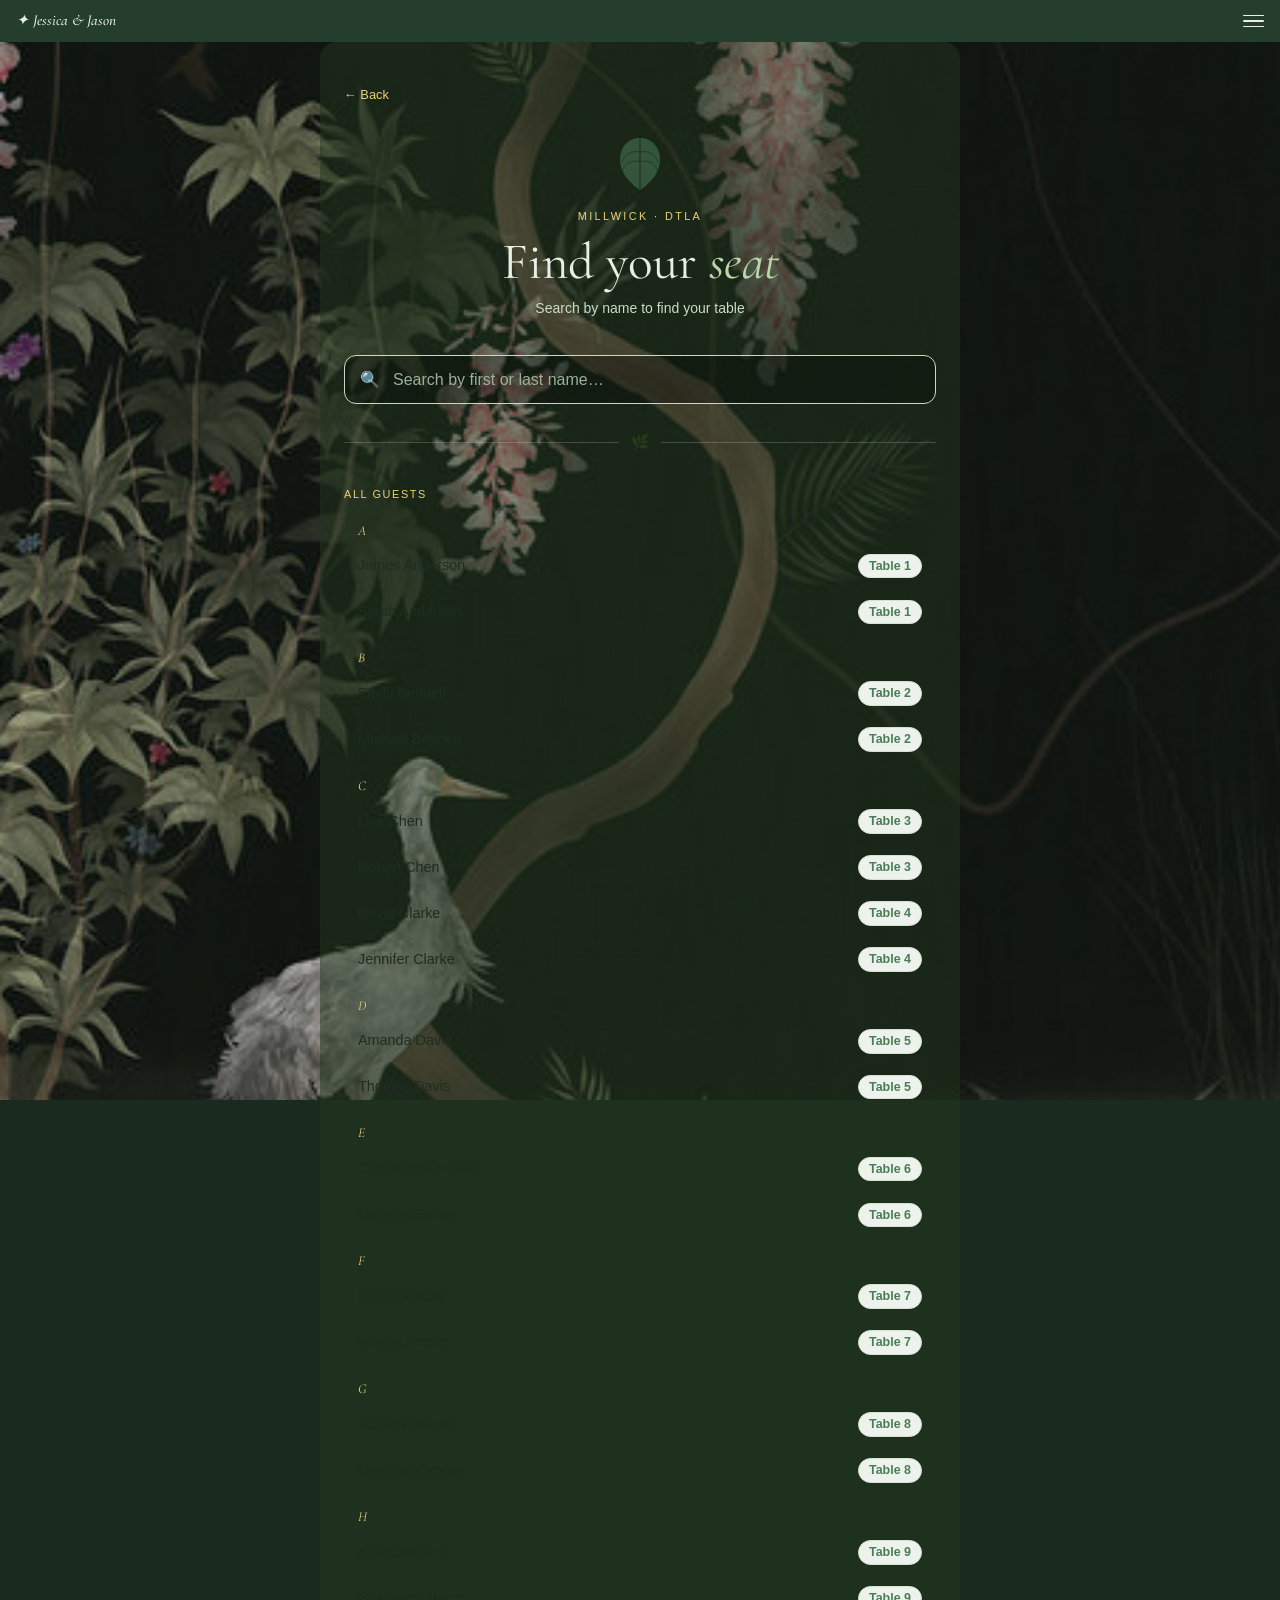
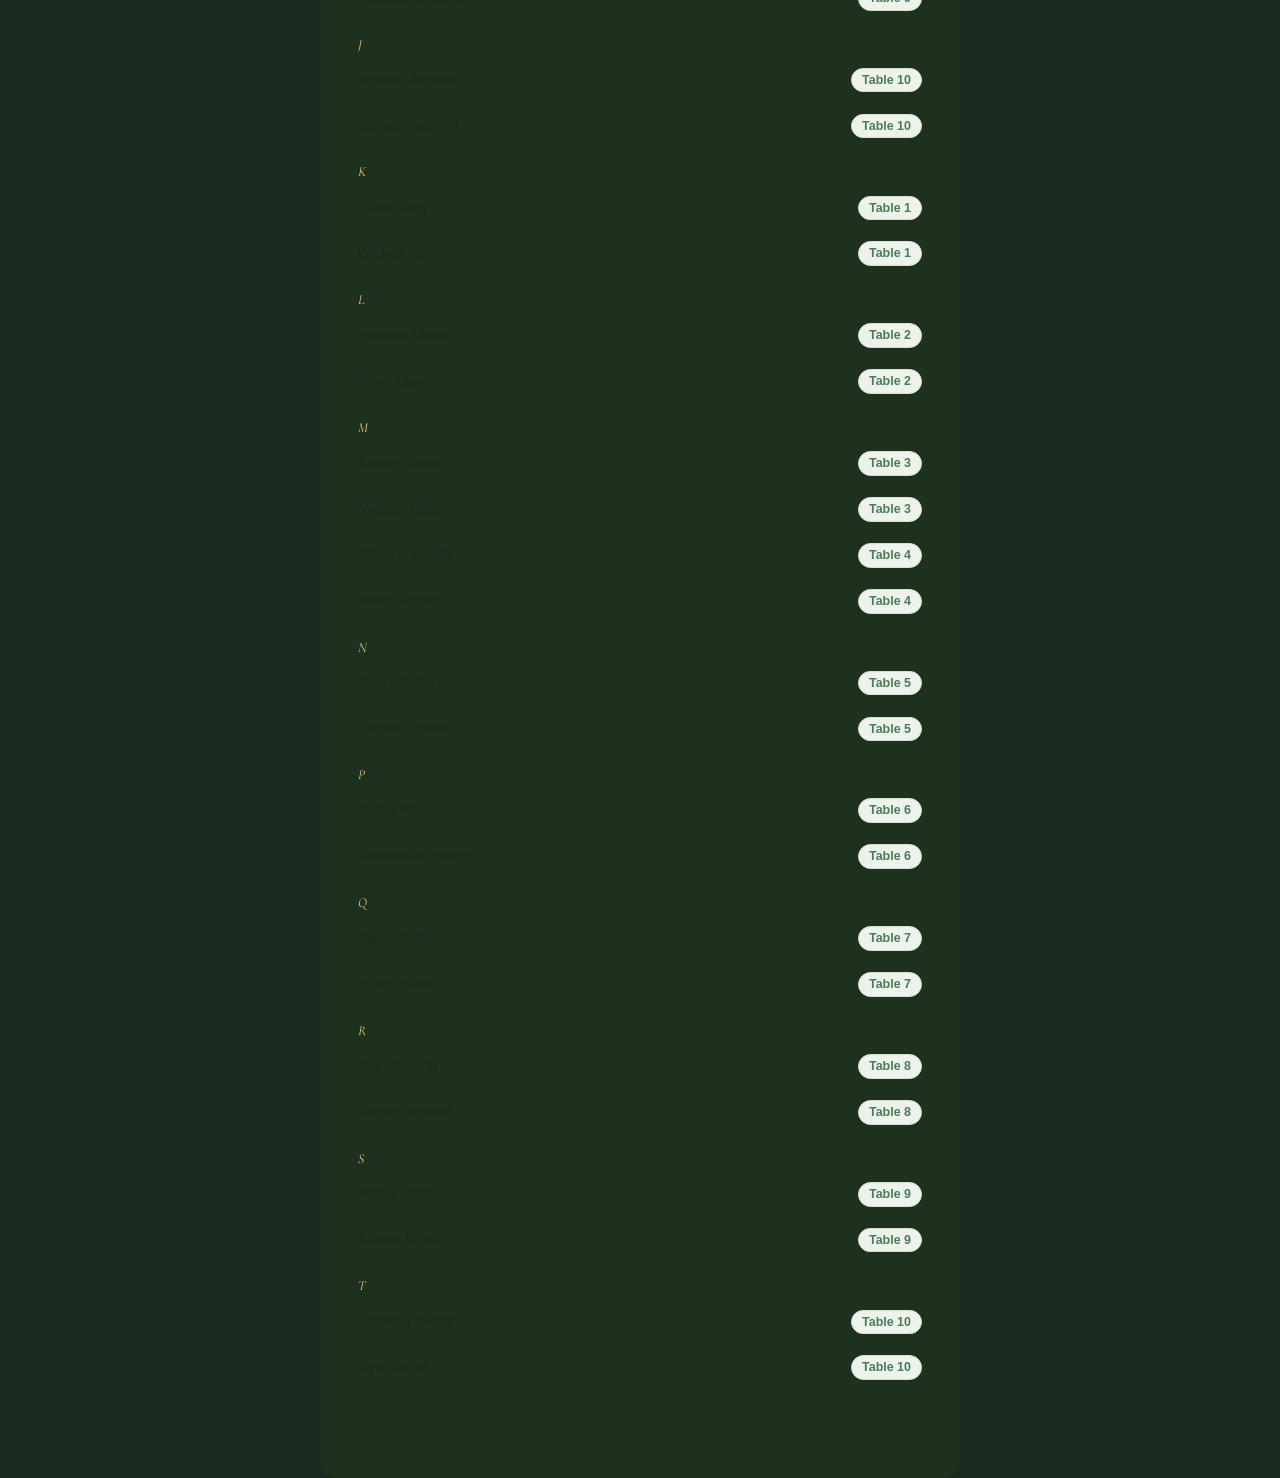
<file: find-your-seat.html>
<!DOCTYPE html>
<html lang="en">
<head>
  <meta charset="UTF-8" />
  <link rel="icon" href="data:image/svg+xml,<svg xmlns='http://www.w3.org/2000/svg' viewBox='0 0 100 100'><text y='.9em' font-size='90'>🌿</text></svg>" />
  <meta name="viewport" content="width=device-width, initial-scale=1.0" />
  <title>Find Your Seat · Millwick</title>
  <link rel="stylesheet" href="style.css" />
  <link rel="preconnect" href="https://fonts.googleapis.com">
  <link href="https://fonts.googleapis.com/css2?family=Cormorant+Garamond:ital,wght@0,400;0,500;1,400;1,500&display=swap" rel="stylesheet">
  <style>
    body { background: transparent; }

    .seat-page {
      background: rgba(34, 55, 31, 0.5);
      border-radius: 16px;
      max-width: 640px;
      margin: 0 auto;
      padding: 2.5rem 1.5rem 5rem;
    }

    /* ---- Header ---- */
    .seat-header {
      text-align: center;
      margin-bottom: 2.25rem;
      position: relative;
    }

    .seat-header .leaf-top {
      display: block;
      margin: 0 auto 1rem;
      opacity: 0.55;
    }

    .seat-header .eyebrow {
      font-size: 0.68rem;
      letter-spacing: 0.22em;
      text-transform: uppercase;
      color: #ecd07a;
      margin-bottom: 0.6rem;
    }

    .seat-header h1 {
      font-family: 'Cormorant Garamond', Georgia, serif;
      font-size: clamp(2.2rem, 6vw, 3.2rem);
      font-weight: 400;
      color: #e8f0e4;
      line-height: 1.1;
      margin-bottom: 0.5rem;
    }

    .seat-header h1 em {
      font-style: italic;
      color: #b8d8a8;
    }

    .seat-header .sub {
      font-size: 0.875rem;
      color: #cbdcc7;
    }

    /* ---- Divider ---- */
    .divider {
      display: flex;
      align-items: center;
      gap: 0.75rem;
      margin: 1.75rem 0;
      color: rgba(255,255,255,0.18);
    }
    .divider::before, .divider::after {
      content: '';
      flex: 1;
      height: 1px;
      background: rgba(255,255,255,0.18);
    }
    .divider span { font-size: 0.9rem; }



    /* ---- Search ---- */
    .search-wrap {
      position: relative;
      margin-bottom: 1.25rem;
    }

    .search-wrap input {
      width: 100%;
      padding: 0.9rem 1rem 0.9rem 3rem;
      border: 1.5px solid var(--border);
      border-radius: 12px;
      background: rgba(0,0,0,0.28);
      font-size: 1rem;
      color: #e8f0e4;
      outline: none;
      transition: border-color 0.2s, box-shadow 0.2s;
      font-family: inherit;
    }

    .search-wrap input::placeholder { color: #9db09a; }

    .search-wrap input:focus {
      border-color: var(--sage-deep);
      box-shadow: 0 0 0 3px rgba(74,124,89,0.12);
    }

    .search-wrap .search-icon {
      position: absolute;
      left: 1rem;
      top: 50%;
      transform: translateY(-50%);
      color: #ecd07a;
      font-size: 1rem;
      pointer-events: none;
    }

    .search-wrap .clear-btn {
      position: absolute;
      right: 0.75rem;
      top: 50%;
      transform: translateY(-50%);
      background: none;
      border: none;
      cursor: pointer;
      color: #ecd07a;
      font-size: 0.9rem;
      padding: 4px;
      display: none;
    }

    .search-wrap .clear-btn.show { display: block; }

    /* ---- Result reveal ---- */
    .result-panel {
      display: none;
      text-align: center;
      margin: 1.5rem 0;
    }

    .result-panel.show { display: block; }

    .result-card {
      background: var(--forest);
      border-radius: 16px;
      padding: 2rem 1.5rem 2.25rem;
      position: relative;
      overflow: hidden;
    }

    /* Leaf pattern inside result card */
    .result-card .card-leaves {
      position: absolute;
      right: -20px;
      bottom: -20px;
      opacity: 0.1;
      pointer-events: none;
    }

    /* Gold top rule */
    .result-card::before {
      content: '';
      position: absolute;
      top: 0; left: 0; right: 0;
      height: 2px;
      background: linear-gradient(90deg, transparent, var(--gold-warm), transparent);
    }

    .result-name {
      font-family: 'Cormorant Garamond', Georgia, serif;
      font-size: 1.5rem;
      font-style: italic;
      color: #b8d8a8;
      margin-bottom: 0.75rem;
      opacity: 0;
      transform: translateY(10px);
      transition: opacity 0.5s ease, transform 0.5s ease;
      position: relative;
    }

    .result-panel.show .result-name {
      opacity: 1;
      transform: translateY(0);
    }

    .result-table-label {
      font-size: 0.65rem;
      letter-spacing: 0.22em;
      text-transform: uppercase;
      color: var(--gold-warm);
      margin-bottom: 0.35rem;
      opacity: 0;
      transition: opacity 0.4s ease 0.2s;
      position: relative;
    }

    .result-panel.show .result-table-label { opacity: 1; }

    .table-number {
      font-family: 'Cormorant Garamond', Georgia, serif;
      font-size: 6rem;
      font-weight: 400;
      color: #e8f0e4;
      line-height: 1;
      opacity: 0;
      transform: scale(0.82);
      transition: opacity 0.55s ease 0.35s, transform 0.55s cubic-bezier(0.34,1.56,0.64,1) 0.35s;
      position: relative;
    }

    .result-panel.show .table-number {
      opacity: 1;
      transform: scale(1);
    }

    .result-note {
      font-size: 0.8rem;
      color: rgba(184,216,168,0.6);
      margin-top: 0.9rem;
      opacity: 0;
      transition: opacity 0.4s ease 0.7s;
      position: relative;
    }

    .result-panel.show .result-note { opacity: 1; }

    /* Leaf petals */
    .petal-wrap {
      position: absolute;
      inset: 0;
      pointer-events: none;
      overflow: hidden;
    }

    .petal {
      position: absolute;
      width: 6px;
      height: 10px;
      border-radius: 50% 50% 50% 0;
      opacity: 0;
      animation: none;
    }

    @keyframes petalFall {
      0%   { opacity: 0.8; transform: translateY(-10px) rotate(0deg) translateX(0); }
      100% { opacity: 0;   transform: translateY(130px) rotate(420deg) translateX(var(--drift)); }
    }

    /* ---- Not found ---- */
    .not-found {
      text-align: center;
      padding: 1.25rem;
      color: #cbdcc7;
      font-size: 0.875rem;
      display: none;
      background: rgba(0,0,0,0.28);
      border-radius: 10px;
      border: 1px solid var(--border);
    }
    .not-found.show { display: block; }

    /* ---- Guest list ---- */
    .list-section { margin-top: 2rem; }

    .list-label {
      font-size: 0.68rem;
      letter-spacing: 0.15em;
      text-transform: uppercase;
      color: #ecd07a;
      margin-bottom: 0.75rem;
    }

    .guest-list { list-style: none; display: flex; flex-direction: column; gap: 2px; }

    .guest-item {
      display: flex;
      align-items: center;
      justify-content: space-between;
      padding: 0.6rem 0.875rem;
      border-radius: 8px;
      cursor: pointer;
      transition: background 0.15s;
    }

    .guest-item:hover { background: #e4ede0; }
    .guest-item.highlighted { background: #ddecd8; }

    .guest-item .guest-name { font-size: 0.9rem; color: var(--text); }

    .guest-item .guest-name mark {
      background: #c8e8b0;
      border-radius: 2px;
      padding: 0 2px;
      color: inherit;
    }

    .guest-item .guest-table {
      font-size: 0.78rem;
      font-weight: 600;
      color: var(--sage-deep);
      background: var(--sage-pale);
      border: 1px solid var(--sage-soft);
      padding: 2px 10px;
      border-radius: 999px;
      white-space: nowrap;
    }

    .alpha-group { margin-bottom: 0.5rem; }

    .alpha-letter {
      font-family: 'Cormorant Garamond', Georgia, serif;
      font-size: 0.85rem;
      font-style: italic;
      color: #ecd07a;
      padding: 0.4rem 0.875rem 0.2rem;
    }

    .no-guests, .needs-csv {
      text-align: center;
      padding: 2rem;
      color: #cbdcc7;
      font-size: 0.875rem;
    }

    .back-link {
      display: inline-flex;
      align-items: center;
      gap: 0.4rem;
      font-size: 0.8rem;
      color: #ecd07a;
      text-decoration: none;
      margin-bottom: 2rem;
      transition: color 0.15s;
    }
    .back-link:hover { color: var(--sage-deep); }

    @media (max-width: 480px) {
      .table-number { font-size: 4.5rem; }
    }
  </style>
</head>
<body>
  <script>
    // Background that never moves on Chrome or Safari mobile.
    // Approach: inject into <body> (not html), use screen dimensions,
    // and nest inside a fixed wrapper to force proper GPU compositing on Safari.
    (function() {
      var W = window.screen.width;
      var H = window.screen.height;
      var size = Math.max(W, H) + 200; // always oversized

      // Outer wrapper: fixed to viewport, never scrolls
      var wrap = document.createElement('div');
      wrap.style.cssText = [
        'position:fixed',
        'top:0','left:0',
        // Sized to the physical screen, NOT the viewport. The viewport changes
        // height when the address bar hides; screen.height never does. This is
        // what stops the background shifting on first scroll.
        'width:' + (W + 100) + 'px',
        'height:' + (H + 200) + 'px',
        'z-index:-1',
        'pointer-events:none',
        'overflow:hidden',
        // Force own compositing layer on Safari
        '-webkit-transform:translate3d(0,0,0)',
        'transform:translate3d(0,0,0)'
      ].join(';');

      // Inner div: the actual background, slightly oversized
      var bg = document.createElement('div');
      bg.style.cssText = [
        'position:absolute',
        'top:0','left:0',
        'width:100%',
        'height:100%',
        'background-image:url("background.jpg")',
        'background-size:cover',
        'background-position:center center',
        'background-repeat:no-repeat',
        // Another compositing hint
        '-webkit-transform:translate3d(0,0,0)',
        'transform:translate3d(0,0,0)',
        'will-change:transform'
      ].join(';');

      wrap.appendChild(bg);
      document.body.insertBefore(wrap, document.body.firstChild);

      // Strip any competing CSS backgrounds
      // Opaque canvas underneath everything. If any frame renders before the
      // image composites, it shows this instead of the browser's white default.
      document.documentElement.style.background = '#1a2a1e';
      document.body.style.background = 'transparent';
    })();
  </script>
    <nav class="site-nav">
    <a href="index.html" class="logo">&#10022; Jessica &amp; Jason</a>
    <button class="nav-toggle" id="navToggle" aria-label="Open menu">
      <span></span><span></span><span></span>
    </button>
    <ul class="nav-links" id="navLinks">
      <li><a href="index.html">Home</a></li>
      <li><a href="find-your-seat.html" class="active">Find Seat</a></li>
      <li><a href="schedule.html">Schedule</a></li>
      <li><a href="menu.html">Menu</a></li>
      <li><a href="wordle.html">Wordle</a></li>
      <li><a href="connections.html">Connections</a></li>
      <li><a href="crossword.html">Crossword</a></li>
    </ul>
  </nav>
  <script>
    (function() {
      var t = document.getElementById('navToggle');
      var l = document.getElementById('navLinks');
      if (!t) return;
      t.addEventListener('click', function() { t.classList.toggle('open'); l.classList.toggle('open'); });
      l.querySelectorAll('a').forEach(function(a) {
        a.addEventListener('click', function() { t.classList.remove('open'); l.classList.remove('open'); });
      });
    })();
  </script>

  <div class="toast-container" id="toastContainer"></div>

  <div class="seat-page">
    <a href="index.html" class="back-link">← Back</a>

    <div class="seat-header">
      <!-- Small botanical SVG -->
      <svg class="leaf-top" width="48" height="56" viewBox="0 0 48 56" fill="none" xmlns="http://www.w3.org/2000/svg">
        <path d="M24 54 C24 54 4 42 4 24 C4 10 13 2 24 2 C35 2 44 10 44 24 C44 42 24 54 24 54Z" fill="#4a7c59"/>
        <path d="M24 2 L24 54" stroke="#253d2c" stroke-width="1.2"/>
        <path d="M24 16 C16 14 9 18 6 26" stroke="#253d2c" stroke-width="0.8" stroke-linecap="round"/>
        <path d="M24 26 C16 23 9 27 6 35" stroke="#253d2c" stroke-width="0.8" stroke-linecap="round"/>
        <path d="M24 16 C32 14 39 18 42 26" stroke="#253d2c" stroke-width="0.8" stroke-linecap="round"/>
        <path d="M24 26 C32 23 39 27 42 35" stroke="#253d2c" stroke-width="0.8" stroke-linecap="round"/>
      </svg>
      <p class="eyebrow">Millwick · DTLA</p>
      <h1>Find your <em>seat</em></h1>
      <p class="sub">Search by name to find your table</p>
    </div>



    <!-- Search -->
    <div class="search-wrap">
      <span class="search-icon">🔍</span>
      <input type="text" id="searchInput" placeholder="Search by first or last name…"
        autocomplete="off" autocorrect="off" spellcheck="false" />
      <button class="clear-btn" id="clearBtn" aria-label="Clear search">✕</button>
    </div>

    <!-- Reveal result -->
    <div class="result-panel" id="resultPanel">
      <div class="result-card" id="resultCard">
        <div class="petal-wrap" id="petalWrap"></div>
        <!-- Background leaf SVG -->
        <svg class="card-leaves" width="160" height="160" viewBox="0 0 160 160" fill="none" xmlns="http://www.w3.org/2000/svg">
          <path d="M80 155 C80 155 10 115 10 65 C10 28 42 8 80 8 C118 8 150 28 150 65 C150 115 80 155 80 155Z" fill="#b8d8a8"/>
          <path d="M80 8 L80 155" stroke="#4a7c59" stroke-width="1.5"/>
          <path d="M80 40 C58 36 38 46 26 62" stroke="#4a7c59" stroke-width="1" stroke-linecap="round"/>
          <path d="M80 65 C58 58 38 68 26 84" stroke="#4a7c59" stroke-width="1" stroke-linecap="round"/>
          <path d="M80 90 C102 83 122 93 134 109" stroke="#4a7c59" stroke-width="1" stroke-linecap="round"/>
          <path d="M80 40 C102 36 122 46 134 62" stroke="#4a7c59" stroke-width="1" stroke-linecap="round"/>
        </svg>
        <div class="result-name" id="resultName"></div>
        <div class="result-table-label">Your table</div>
        <div class="table-number" id="tableNumber"></div>
        <div class="result-note" id="resultNote">Enjoy the celebration 🥂</div>
      </div>
    </div>

    <!-- Not found -->
    <div class="not-found" id="notFound">
      No guest found — try a different spelling or ask a member of the wedding party.
    </div>

    <div class="divider"><span>🌿</span></div>

    <!-- Alphabetical list -->
    <div class="list-section" id="listSection">
      <p class="list-label">All guests</p>
      <div id="guestList"></div>
    </div>
  </div>

  <script>
    let guests = [];

    const searchInput = document.getElementById('searchInput');
    const clearBtn    = document.getElementById('clearBtn');
    const resultPanel = document.getElementById('resultPanel');
    const resultName  = document.getElementById('resultName');
    const tableNumber = document.getElementById('tableNumber');
    const notFound    = document.getElementById('notFound');
    const guestList   = document.getElementById('guestList');
    const petalWrap   = document.getElementById('petalWrap');

    function parseCSVLine(line) {
      const result = [];
      let cur = '', inQuotes = false;
      for (let i = 0; i < line.length; i++) {
        const ch = line[i];
        if (ch === '"') { inQuotes = !inQuotes; }
        else if (ch === ',' && !inQuotes) { result.push(cur.trim()); cur = ''; }
        else { cur += ch; }
      }
      result.push(cur.trim());
      return result;
    }

    function parseCSV(text) {
      const lines = text.trim().split(/\r?\n/).filter(l => l.trim());
      if (lines.length < 2) return [];
      const header = parseCSVLine(lines[0]).map(h => h.replace(/[\'"]/g, '').trim().toLowerCase());
      const fi = header.findIndex(h => /first/.test(h));
      const li = header.findIndex(h => /last/.test(h));
      const ti = header.findIndex(h => /table/.test(h));
      if (fi === -1 || li === -1 || ti === -1) {
        console.error('CSV columns not found. Got:', header);
        return [];
      }
      return lines.slice(1)
        .map(line => {
          const cols = parseCSVLine(line).map(c => c.replace(/^"|"$/g, '').trim());
          return { first: cols[fi] || '', last: cols[li] || '', table: cols[ti] || '' };
        })
        .filter(g => g.first || g.last);
    }

    // Auto-load guests.csv from the same folder — no upload needed
    fetch('guests.csv')
      .then(r => {
        if (!r.ok) throw new Error('guests.csv not found');
        return r.text();
      })
      .then(text => {
        guests = parseCSV(text);
        renderList(guests, '');
      })
      .catch(err => {
        console.error(err);
        guestList.innerHTML = '<div class="needs-csv">Could not load guests.csv — make sure it is in the same folder.</div>';
      });

    searchInput.addEventListener('input', () => {
      const q = searchInput.value.trim();
      clearBtn.classList.toggle('show', q.length > 0);
      if (!guests.length) return;
      handleSearch(q);
    });

    clearBtn.addEventListener('click', clearSearch);

    function clearSearch() {
      searchInput.value = '';
      clearBtn.classList.remove('show');
      hideResult();
      notFound.classList.remove('show');
      renderList(guests, '');
    }

    function handleSearch(q) {
      if (!q) { hideResult(); notFound.classList.remove('show'); renderList(guests, ''); return; }
      const lower = q.toLowerCase().trim();
      const matches = guests.filter(g => {
        const full = (g.first + ' ' + g.last).toLowerCase();
        return g.first.toLowerCase().includes(lower) ||
               g.last.toLowerCase().includes(lower) ||
               full.includes(lower);
      });

      renderList(matches, q);

      if (matches.length === 0) {
        hideResult();
        notFound.classList.add('show');
      } else if (matches.length === 1) {
        // Exact single match — auto-reveal
        notFound.classList.remove('show');
        showResult(matches[0]);
      } else {
        // Multiple matches — hide reveal, let list guide them
        notFound.classList.remove('show');
        hideResult();
      }
    }

    let resultTimer = null;

    function showResult(guest) {
      resultName.textContent = `${guest.first} ${guest.last}`;
      tableNumber.textContent = guest.table;
      resultPanel.classList.remove('show');
      void resultPanel.offsetWidth;
      resultPanel.classList.add('show');
      clearTimeout(resultTimer);
      resultTimer = setTimeout(bloomPetals, 820);
    }

    function hideResult() {
      resultPanel.classList.remove('show');
      clearPetals();
    }

    function bloomPetals() {
      petalWrap.innerHTML = '';
      // Leaf-green and gold petals to match Millwick
      const colors = ['#8aab7e','#b8d8a8','#c8e8a8','#c8a05a','#d4b870','#e4d0a0'];
      for (let i = 0; i < 20; i++) {
        const p = document.createElement('div');
        p.className = 'petal';
        const drift = (Math.random() - 0.5) * 90;
        p.style.cssText = `
          left: ${15 + Math.random() * 70}%;
          top: ${5 + Math.random() * 35}%;
          background: ${colors[Math.floor(Math.random() * colors.length)]};
          transform: rotate(${Math.random() * 360}deg);
          --drift: ${drift}px;
          animation: petalFall ${1.4 + Math.random() * 1.2}s ease-in ${Math.random() * 0.7}s forwards;
        `;
        petalWrap.appendChild(p);
      }
      setTimeout(clearPetals, 3500);
    }

    function clearPetals() { petalWrap.innerHTML = ''; }

    function renderList(list, query) {
      guestList.innerHTML = '';
      if (!guests.length) {
        guestList.innerHTML = '<div class="needs-csv">Upload your guest CSV above to see the full list</div>';
        return;
      }
      if (!list.length) {
        guestList.innerHTML = '<div class="no-guests">No matching guests</div>';
        return;
      }
      const sorted = [...list].sort((a, b) => a.last.localeCompare(b.last) || a.first.localeCompare(b.first));
      const groups = {};
      sorted.forEach(g => {
        const letter = g.last[0].toUpperCase();
        if (!groups[letter]) groups[letter] = [];
        groups[letter].push(g);
      });

      Object.keys(groups).sort().forEach(letter => {
        const groupDiv = document.createElement('div');
        groupDiv.className = 'alpha-group';
        const letterEl = document.createElement('div');
        letterEl.className = 'alpha-letter';
        letterEl.textContent = letter;
        groupDiv.appendChild(letterEl);

        const ul = document.createElement('ul');
        ul.className = 'guest-list';
        groups[letter].forEach(g => {
          const li = document.createElement('li');
          li.className = 'guest-item';
          li.addEventListener('click', () => {
            const fullName = g.first + ' ' + g.last;
            searchInput.value = fullName;
            clearBtn.classList.add('show');
            notFound.classList.remove('show');
            showResult(g);
            renderList([g], fullName);
            window.scrollTo({ top: 0, behavior: 'smooth' });
          });
          const nameSpan = document.createElement('span');
          nameSpan.className = 'guest-name';
          const fullName = `${g.first} ${g.last}`;
          nameSpan.innerHTML = query ? highlightMatch(fullName, query) : fullName;
          const tableSpan = document.createElement('span');
          tableSpan.className = 'guest-table';
          tableSpan.textContent = `Table ${g.table}`;
          li.appendChild(nameSpan);
          li.appendChild(tableSpan);
          ul.appendChild(li);
        });
        groupDiv.appendChild(ul);
        guestList.appendChild(groupDiv);
      });
    }

    function highlightMatch(text, query) {
      const idx = text.toLowerCase().indexOf(query.toLowerCase());
      if (idx === -1) return text;
      return text.slice(0, idx) + '<mark>' + text.slice(idx, idx + query.length) + '</mark>' + text.slice(idx + query.length);
    }

    renderList([], '');
  </script>
</body>
</html>
</file>
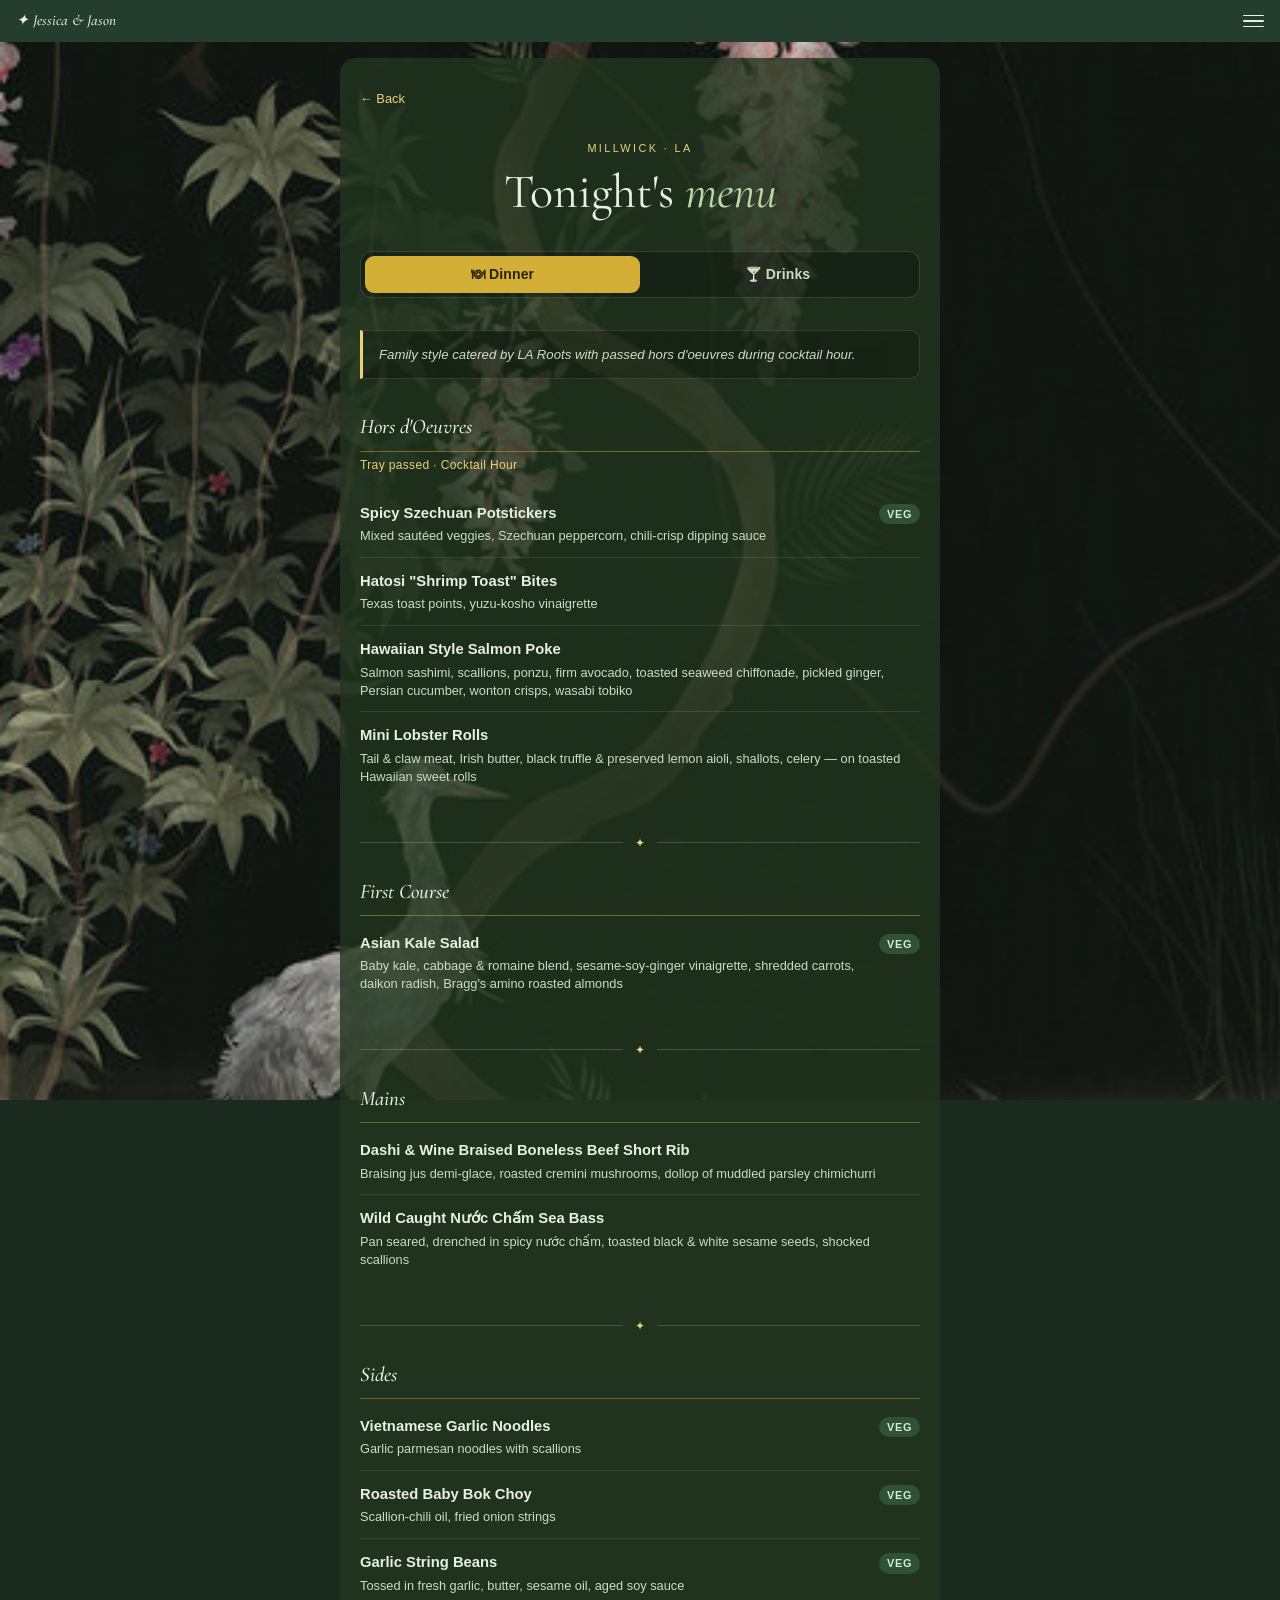
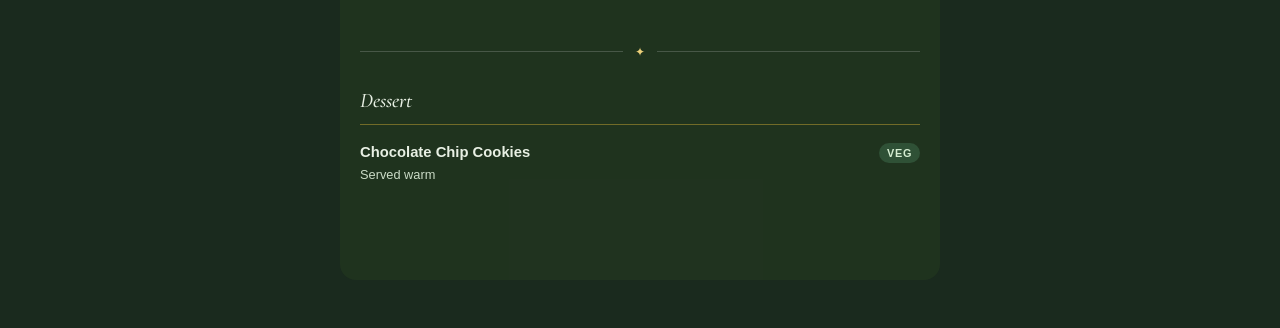
<file: menu.html>
<!DOCTYPE html>
<html lang="en">
<head>
  <meta charset="UTF-8" />
  <link rel="icon" href="data:image/svg+xml,<svg xmlns='http://www.w3.org/2000/svg' viewBox='0 0 100 100'><text y='.9em' font-size='90'>🌿</text></svg>" />
  <meta name="viewport" content="width=device-width, initial-scale=1.0" />
  <title>Menu · Millwick</title>
  <link rel="stylesheet" href="style.css" />
  <link rel="preconnect" href="https://fonts.googleapis.com">
  <link href="https://fonts.googleapis.com/css2?family=Cormorant+Garamond:ital,wght@0,400;0,500;1,400;1,500&display=swap" rel="stylesheet">
  <style>
    /* Dark sage scrim so text never sits directly on the photo.
       0.78 alpha: lets more of the photo through than 0.88 while still
       clearing WCAG AA (4.5:1) even over the brightest part of the image. */
    .menu-page {
      max-width: 600px;
      margin: 1rem auto 3rem;
      background: rgba(34, 55, 31, 0.78);
      border-radius: 16px;
      padding: 1.75rem 1.25rem 3rem;
    }

    .menu-header {
      text-align: center;
      margin-bottom: 2rem;
    }

    .menu-header .eyebrow {
      font-size: 0.68rem;
      letter-spacing: 0.22em;
      text-transform: uppercase;
      color: #ecd07a;
      margin-bottom: 0.6rem;
    }

    .menu-header h1 {
      font-family: 'Cormorant Garamond', Georgia, serif;
      font-size: clamp(2.2rem, 6vw, 3rem);
      font-weight: 400;
      color: #e8f0e4;
      line-height: 1.1;
      margin-bottom: 0.4rem;
    }

    .menu-header h1 em {
      font-style: italic;
      color: #b8d8a8;
    }

    .menu-header .sub {
      font-size: 0.875rem;
      color: #cbdcc7;
    }

    .tab-bar {
      display: flex;
      gap: 0;
      background: rgba(0, 0, 0, 0.25);
      border: 1px solid rgba(255, 255, 255, 0.14);
      border-radius: 12px;
      padding: 4px;
      margin-bottom: 2rem;
    }

    .tab-btn {
      flex: 1;
      padding: 0.65rem 1rem;
      border: none;
      background: transparent;
      border-radius: 9px;
      font-size: 0.875rem;
      font-weight: 600;
      color: #cbdcc7;
      cursor: pointer;
      transition: background 0.18s, color 0.18s;
      font-family: inherit;
      letter-spacing: 0.01em;
    }

    .tab-btn:hover { color: #e8f0e4; }

    .tab-btn.active {
      background: #d4af37;
      color: #2b2205;
    }

    .tab-panel { display: none; }
    .tab-panel.active { display: block; }

    .menu-section {
      margin-bottom: 2.25rem;
    }

    .menu-section-title {
      font-family: 'Cormorant Garamond', Georgia, serif;
      font-size: 1.3rem;
      font-weight: 500;
      font-style: italic;
      color: #e8f0e4;
      margin-bottom: 0.25rem;
      padding-bottom: 0.5rem;
      border-bottom: 1px solid rgba(212, 175, 55, 0.45);
    }

    .menu-section-note {
      font-size: 0.75rem;
      color: #ecd07a;
      margin-bottom: 1rem;
      letter-spacing: 0.03em;
    }

    .menu-item {
      display: flex;
      justify-content: space-between;
      align-items: baseline;
      gap: 1rem;
      padding: 0.75rem 0;
      border-bottom: 1px solid rgba(255, 255, 255, 0.1);
    }

    .menu-item:last-child { border-bottom: none; }

    .menu-item-left { flex: 1; }

    .menu-item-name {
      font-size: 0.925rem;
      font-weight: 600;
      color: #e8f0e4;
      margin-bottom: 0.2rem;
    }

    .menu-item-desc {
      font-size: 0.8rem;
      color: #cbdcc7;
      line-height: 1.4;
    }

    .menu-item-tag {
      font-size: 0.68rem;
      font-weight: 700;
      letter-spacing: 0.06em;
      text-transform: uppercase;
      padding: 2px 8px;
      border-radius: 999px;
      white-space: nowrap;
      flex-shrink: 0;
    }

    .tag-veg  { background: #2f5136; color: #d4ecd0; }
    .tag-gf   { background: #4d4426; color: #ece4cd; }
    .tag-sig  { background: #5a4520; color: #f2e2c2; }
    .tag-na   { background: #33503a; color: #dcebd8; }

    .sub-divider {
      height: 1px;
      background: rgba(255, 255, 255, 0.18);
      margin: 0.5rem 0;
    }

    .menu-divider {
      display: flex;
      align-items: center;
      gap: 0.75rem;
      margin: 0.5rem 0 1.5rem;
      color: rgba(255, 255, 255, 0.18);
    }
    .menu-divider::before,
    .menu-divider::after {
      content: '';
      flex: 1;
      height: 1px;
      background: rgba(255, 255, 255, 0.18);
    }
    .menu-divider span { font-size: 0.75rem; color: #ecd07a; }

    .chef-note {
      background: rgba(0, 0, 0, 0.22);
      border: 1px solid rgba(255, 255, 255, 0.12);
      border-left: 3px solid #ecd07a;
      border-radius: 0 10px 10px 0;
      padding: 0.875rem 1rem;
      font-size: 0.825rem;
      color: #cbdcc7;
      font-style: italic;
      margin-bottom: 2rem;
      line-height: 1.5;
    }

    .back-link {
      display: inline-flex;
      align-items: center;
      gap: 0.4rem;
      font-size: 0.8rem;
      color: #ecd07a;
      text-decoration: none;
      margin-bottom: 2rem;
      transition: color 0.15s;
    }
    .back-link:hover { color: #e8c88a; }
  </style>
</head>
<body>
  <script>
    // Background that never moves on Chrome or Safari mobile.
    // Approach: inject into <body> (not html), use screen dimensions,
    // and nest inside a fixed wrapper to force proper GPU compositing on Safari.
    (function() {
      var W = window.screen.width;
      var H = window.screen.height;
      var size = Math.max(W, H) + 200; // always oversized

      // Outer wrapper: fixed to viewport, never scrolls
      var wrap = document.createElement('div');
      wrap.style.cssText = [
        'position:fixed',
        'top:0','left:0',
        // Sized to the physical screen, NOT the viewport. The viewport changes
        // height when the address bar hides; screen.height never does. This is
        // what stops the background shifting on first scroll.
        'width:' + (W + 100) + 'px',
        'height:' + (H + 200) + 'px',
        'z-index:-1',
        'pointer-events:none',
        'overflow:hidden',
        // Force own compositing layer on Safari
        '-webkit-transform:translate3d(0,0,0)',
        'transform:translate3d(0,0,0)'
      ].join(';');

      // Inner div: the actual background, slightly oversized
      var bg = document.createElement('div');
      bg.style.cssText = [
        'position:absolute',
        'top:0','left:0',
        'width:100%',
        'height:100%',
        'background-image:url("background.jpg")',
        'background-size:cover',
        'background-position:center center',
        'background-repeat:no-repeat',
        // Another compositing hint
        '-webkit-transform:translate3d(0,0,0)',
        'transform:translate3d(0,0,0)',
        'will-change:transform'
      ].join(';');

      wrap.appendChild(bg);
      document.body.insertBefore(wrap, document.body.firstChild);

      // Strip any competing CSS backgrounds
      // Opaque canvas underneath everything. If any frame renders before the
      // image composites, it shows this instead of the browser's white default.
      document.documentElement.style.background = '#1a2a1e';
      document.body.style.background = 'transparent';
    })();
  </script>
    <nav class="site-nav">
    <a href="index.html" class="logo">&#10022; Jessica &amp; Jason</a>
    <button class="nav-toggle" id="navToggle" aria-label="Open menu">
      <span></span><span></span><span></span>
    </button>
    <ul class="nav-links" id="navLinks">
      <li><a href="index.html">Home</a></li>
      <li><a href="find-your-seat.html">Find Seat</a></li>
      <li><a href="schedule.html">Schedule</a></li>
      <li><a href="menu.html" class="active">Menu</a></li>
      <li><a href="wordle.html">Wordle</a></li>
      <li><a href="connections.html">Connections</a></li>
      <li><a href="crossword.html">Crossword</a></li>
    </ul>
  </nav>
  <script>
    (function() {
      var t = document.getElementById('navToggle');
      var l = document.getElementById('navLinks');
      if (!t) return;
      t.addEventListener('click', function() { t.classList.toggle('open'); l.classList.toggle('open'); });
      l.querySelectorAll('a').forEach(function(a) {
        a.addEventListener('click', function() { t.classList.remove('open'); l.classList.remove('open'); });
      });
    })();
  </script>

  <div class="menu-page">
    <a href="index.html" class="back-link">← Back</a>

    <div class="menu-header">
      <p class="eyebrow">Millwick · LA</p>
      <h1>Tonight's <em>menu</em></h1>
    </div>

    <div class="tab-bar" role="tablist">
      <button class="tab-btn active" role="tab" aria-selected="true" onclick="switchTab('reception', this)">🍽 Dinner</button>
      <button class="tab-btn" role="tab" aria-selected="false" onclick="switchTab('bar', this)">🍸 Drinks</button>
    </div>

    <!-- ===================== RECEPTION MENU ===================== -->
    <div class="tab-panel active" id="panel-reception">

      <div class="chef-note">
        Family style catered by LA Roots with passed hors d'oeuvres during cocktail hour.
      </div>

      <div class="menu-section">
        <div class="menu-section-title">Hors d'Oeuvres</div>
        <div class="menu-section-note">Tray passed · Cocktail Hour</div>

        <div class="menu-item">
          <div class="menu-item-left">
            <div class="menu-item-name">Spicy Szechuan Potstickers</div>
            <div class="menu-item-desc">Mixed sautéed veggies, Szechuan peppercorn, chili-crisp dipping sauce</div>
          </div>
          <span class="menu-item-tag tag-veg">Veg</span>
        </div>

        <div class="menu-item">
          <div class="menu-item-left">
            <div class="menu-item-name">Hatosi "Shrimp Toast" Bites</div>
            <div class="menu-item-desc">Texas toast points, yuzu-kosho vinaigrette</div>
          </div>
        </div>

        <div class="menu-item">
          <div class="menu-item-left">
            <div class="menu-item-name">Hawaiian Style Salmon Poke</div>
            <div class="menu-item-desc">Salmon sashimi, scallions, ponzu, firm avocado, toasted seaweed chiffonade, pickled ginger, Persian cucumber, wonton crisps, wasabi tobiko</div>
          </div>
        </div>

        <div class="menu-item">
          <div class="menu-item-left">
            <div class="menu-item-name">Mini Lobster Rolls</div>
            <div class="menu-item-desc">Tail &amp; claw meat, Irish butter, black truffle &amp; preserved lemon aioli, shallots, celery — on toasted Hawaiian sweet rolls</div>
          </div>
        </div>
      </div>

      <div class="menu-divider"><span>✦</span></div>

      <div class="menu-section">
        <div class="menu-section-title">First Course</div>

        <div class="menu-item">
          <div class="menu-item-left">
            <div class="menu-item-name">Asian Kale Salad</div>
            <div class="menu-item-desc">Baby kale, cabbage &amp; romaine blend, sesame-soy-ginger vinaigrette, shredded carrots, daikon radish, Bragg's amino roasted almonds</div>
          </div>
          <span class="menu-item-tag tag-veg">Veg</span>
        </div>
      </div>

      <div class="menu-divider"><span>✦</span></div>

      <div class="menu-section">
        <div class="menu-section-title">Mains</div>

        <div class="menu-item">
          <div class="menu-item-left">
            <div class="menu-item-name">Dashi &amp; Wine Braised Boneless Beef Short Rib</div>
            <div class="menu-item-desc">Braising jus demi-glace, roasted cremini mushrooms, dollop of muddled parsley chimichurri</div>
          </div>
        </div>

        <div class="menu-item">
          <div class="menu-item-left">
            <div class="menu-item-name">Wild Caught Nước Chấm Sea Bass</div>
            <div class="menu-item-desc">Pan seared, drenched in spicy nước chấm, toasted black &amp; white sesame seeds, shocked scallions</div>
          </div>
        </div>
      </div>

      <div class="menu-divider"><span>✦</span></div>

      <div class="menu-section">
        <div class="menu-section-title">Sides</div>

        <div class="menu-item">
          <div class="menu-item-left">
            <div class="menu-item-name">Vietnamese Garlic Noodles</div>
            <div class="menu-item-desc">Garlic parmesan noodles with scallions</div>
          </div>
          <span class="menu-item-tag tag-veg">Veg</span>
        </div>

        <div class="menu-item">
          <div class="menu-item-left">
            <div class="menu-item-name">Roasted Baby Bok Choy</div>
            <div class="menu-item-desc">Scallion-chili oil, fried onion strings</div>
          </div>
          <span class="menu-item-tag tag-veg">Veg</span>
        </div>

        <div class="menu-item">
          <div class="menu-item-left">
            <div class="menu-item-name">Garlic String Beans</div>
            <div class="menu-item-desc">Tossed in fresh garlic, butter, sesame oil, aged soy sauce</div>
          </div>
          <span class="menu-item-tag tag-veg">Veg</span>
        </div>
      </div>

      <div class="menu-divider"><span>✦</span></div>

      <div class="menu-section">
        <div class="menu-section-title">Dessert</div>

        <div class="menu-item">
          <div class="menu-item-left">
            <div class="menu-item-name">Chocolate Chip Cookies</div>
            <div class="menu-item-desc">Served warm</div>
          </div>
          <span class="menu-item-tag tag-veg">Veg</span>
        </div>
      </div>

    </div><!-- /reception panel -->

    <!-- ===================== BAR MENU ===================== -->
    <div class="tab-panel" id="panel-bar">

      <div class="chef-note">
        Full bar service provided by Black Lab by L.A. Roots. All cocktails available with or without spirits (mocktail).
      </div>

      <div class="menu-section">
        <div class="menu-section-title">Welcome Beverage</div>
        <div class="menu-section-note">Self serve at the bar</div>

        <div class="menu-item">
          <div class="menu-item-left">
            <div class="menu-item-name">Blueberry Lavender Lemonade</div>
            <div class="menu-item-desc">House-made lemonade with blueberry and lavender</div>
          </div>
        </div>
      </div>

      <div class="menu-divider"><span>✦</span></div>

      <div class="menu-section">
        <div class="menu-section-title">Signature Cocktails</div>
        <div class="menu-section-note">We hope you enjoy these as much as we do!</div>


        <div class="menu-item">
          <div class="menu-item-left">
            <div class="menu-item-name">Midnight Lush</div>
            <div class="menu-item-desc">Fresh lemon, blackberry, concord grape, lavender</div>
          </div>
          <span class="menu-item-tag tag-sig">Bold, Floral</span>
        </div>

        <div class="menu-item">
          <div class="menu-item-left">
            <div class="menu-item-name">Pear Sage Mule</div>
            <div class="menu-item-desc">Fresh lime, pear, ginger, sage, splash of club soda</div>
          </div>
          <span class="menu-item-tag tag-sig">Crisp, Aromatic</span>
        </div>

      <div class="menu-item">
          <div class="menu-item-left">
            <div class="menu-item-name">Mantra of Ionia</div>
            <div class="menu-item-desc">Homemade Thai coconut cream, basil, vanilla extract, pineapple juice, fresh lime</div>
          </div>
          <span class="menu-item-tag tag-sig">Tropical, Creamy</span>
        </div>

      <div class="menu-divider"><span>✦</span></div>

      <div class="menu-section">
        <div class="menu-section-title">Beer &amp; Wine</div>

        <div class="menu-item">
          <div class="menu-item-left">
            <div class="menu-item-name">Heineken</div>
          </div>
          <span class="menu-item-tag tag-veg">Beer</span>
        </div>

        <div class="menu-item">
          <div class="menu-item-left">
            <div class="menu-item-name">Other Beer</div>
          </div>
        </div>

        <div class="sub-divider"></div>

        <div class="menu-item">
          <div class="menu-item-left">
            <div class="menu-item-name">2024 La Fantasia</div>
            <div class="menu-item-desc">Frizzante-Style, Rosé</div>
          </div>
          <span class="menu-item-tag tag-sig">Our Fav</span>
        </div>

        <div class="menu-item">
          <div class="menu-item-left">
            <div class="menu-item-name">2022 Sangiovese</div>
            <div class="menu-item-desc">Medium-bodied red wine with aromas of ripe berries and savory herbs</div>
          </div>
        </div>

        <div class="menu-item">
          <div class="menu-item-left">
            <div class="menu-item-name">2025 Dolcino</div>
            <div class="menu-item-desc">Light and floral with tropical fruit — think lychee, pear, and honeysuckle with a hint of spice</div>
          </div>
        </div>

    </div><!-- /bar panel -->
  </div>

  <script>
    function switchTab(name, btn) {
      document.querySelectorAll('.tab-btn').forEach(b => {
        b.classList.remove('active');
        b.setAttribute('aria-selected', 'false');
      });
      document.querySelectorAll('.tab-panel').forEach(p => p.classList.remove('active'));
      btn.classList.add('active');
      btn.setAttribute('aria-selected', 'true');
      document.getElementById('panel-' + name).classList.add('active');
    }
  </script>
</body>
</html>
</file>
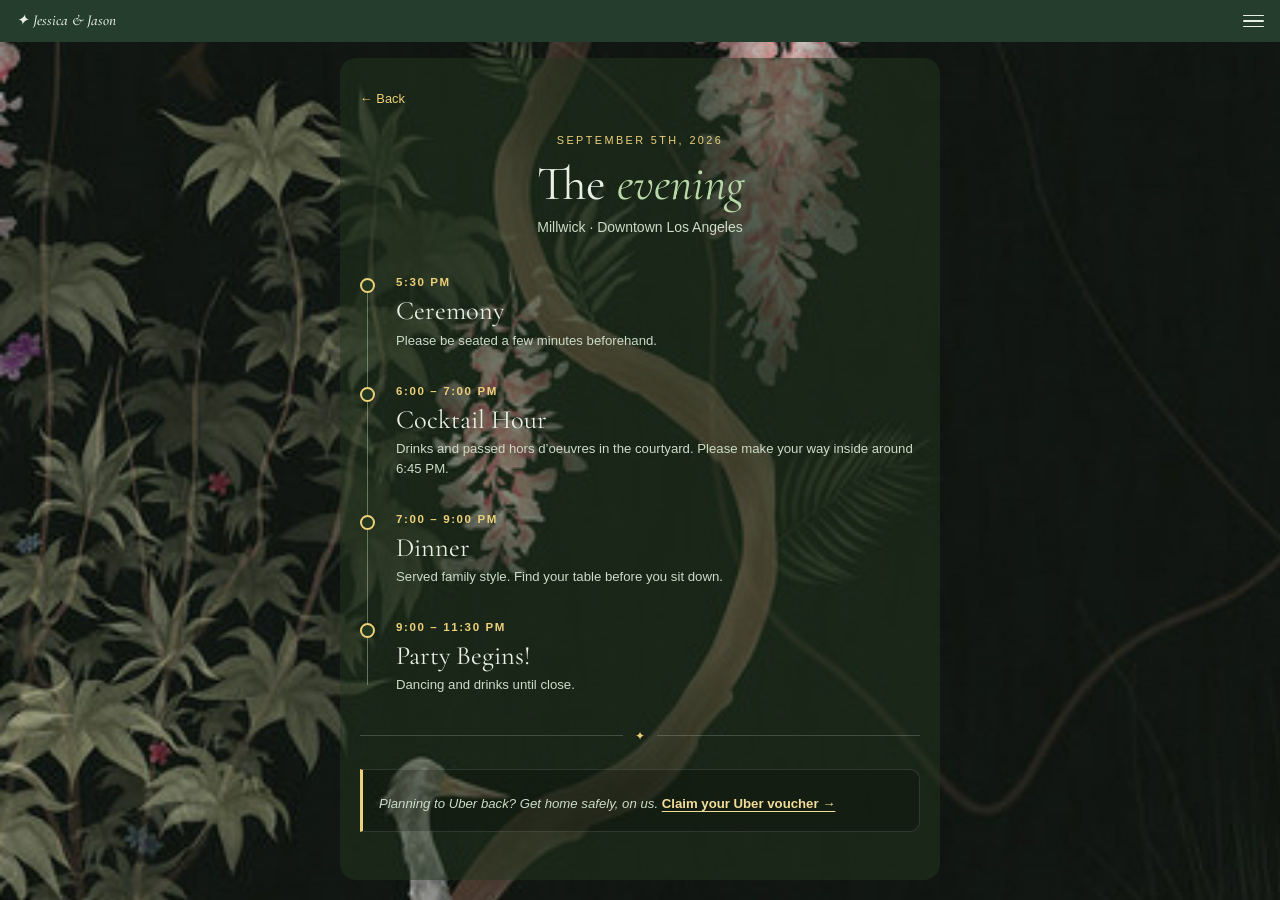
<file: schedule.html>
<!DOCTYPE html>
<html lang="en">
<head>
  <meta charset="UTF-8" />
  <link rel="icon" href="data:image/svg+xml,<svg xmlns='http://www.w3.org/2000/svg' viewBox='0 0 100 100'><text y='.9em' font-size='90'>&#127807;</text></svg>" />
  <meta name="viewport" content="width=device-width, initial-scale=1.0" />
  <title>Schedule &middot; Millwick</title>
  <link rel="stylesheet" href="style.css" />
  <link rel="preconnect" href="https://fonts.googleapis.com">
  <link href="https://fonts.googleapis.com/css2?family=Cormorant+Garamond:ital,wght@0,400;0,500;1,400;1,500&display=swap" rel="stylesheet">
  <style>
    /* Scrim panel — 0.5 alpha — verified against the real background.jpg, whose
       brightest region is #7b7873, so every text pair still clears WCAG AA. */
    .schedule-page {
      max-width: 600px;
      margin: 1rem auto 3rem;
      background: rgba(34, 55, 31, 0.5);
      border-radius: 16px;
      padding: 1.75rem 1.25rem 3rem;
    }

    .schedule-header {
      text-align: center;
      margin-bottom: 2.25rem;
    }

    .schedule-header .eyebrow {
      font-size: 0.68rem;
      letter-spacing: 0.22em;
      text-transform: uppercase;
      color: #ecd07a;
      margin-bottom: 0.6rem;
    }

    .schedule-header h1 {
      font-family: 'Cormorant Garamond', Georgia, serif;
      font-size: clamp(2.2rem, 6vw, 3rem);
      font-weight: 400;
      color: #e8f0e4;
      line-height: 1.1;
      margin-bottom: 0.4rem;
    }

    .schedule-header h1 em { font-style: italic; color: #b8d8a8; }

    .schedule-header .sub {
      font-size: 0.875rem;
      color: #cbdcc7;
    }

    /* ---- Timeline ---- */
    .timeline {
      position: relative;
      padding-left: 2.25rem;
    }

    /* The vertical rail. Decorative only, so the 3.11:1 measured for this
       green is fine — it carries no information on its own. */
    .timeline::before {
      content: '';
      position: absolute;
      left: 7px;
      top: 10px;
      bottom: 10px;
      width: 1px;
      background: rgba(184, 216, 168, 0.45);
    }

    .event {
      position: relative;
      padding-bottom: 2rem;
    }

    .event:last-child { padding-bottom: 0; }

    .event::before {
      content: '';
      position: absolute;
      left: -2.25rem;
      top: 4px;
      width: 15px;
      height: 15px;
      border-radius: 50%;
      background: #22371f;
      border: 2px solid #ecd07a;
    }

    .event-time {
      font-size: 0.72rem;
      font-weight: 700;
      letter-spacing: 0.14em;
      text-transform: uppercase;
      color: #ecd07a;
      margin-bottom: 0.3rem;
    }

    .event-name {
      font-family: 'Cormorant Garamond', Georgia, serif;
      font-size: 1.65rem;
      font-weight: 400;
      color: #e8f0e4;
      line-height: 1.15;
      margin-bottom: 0.25rem;
    }

    .event-detail {
      font-size: 0.825rem;
      color: #cbdcc7;
      line-height: 1.5;
    }

    /* ---- Divider ---- */
    .schedule-divider {
      display: flex;
      align-items: center;
      gap: 0.75rem;
      margin: 2rem 0 1.5rem;
    }
    .schedule-divider::before,
    .schedule-divider::after {
      content: '';
      flex: 1;
      height: 1px;
      background: rgba(255, 255, 255, 0.18);
    }
    .schedule-divider span { font-size: 0.75rem; color: #ecd07a; }

    .venue-note {
      background: rgba(0, 0, 0, 0.22);
      border: 1px solid rgba(255, 255, 255, 0.12);
      border-left: 3px solid #ecd07a;
      border-radius: 0 10px 10px 0;
      padding: 0.875rem 1rem;
      font-size: 0.825rem;
      color: #cbdcc7;
      font-style: italic;
      line-height: 1.5;
    }

    /* Voucher link. Underlined as well as coloured, so it still reads as a
       link for anyone who can't distinguish the gold from the body text. */
    .voucher-link {
      display: inline-block;
      margin-top: 0.5rem;
      padding: 0.15rem 0;
      color: #f2dc99;
      font-style: normal;
      font-weight: 600;
      text-decoration: underline;
      text-underline-offset: 3px;
      text-decoration-thickness: 1px;
    }
    .voucher-link:active { color: #ffffff; }

    .back-link {
      display: inline-flex;
      align-items: center;
      gap: 0.4rem;
      font-size: 0.8rem;
      color: #ecd07a;
      text-decoration: none;
      margin-bottom: 1.5rem;
      transition: color 0.15s;
    }
    .back-link:hover { color: #f7e8b8; }

    @media (max-width: 480px) {
      .timeline { padding-left: 1.9rem; }
      .event::before { left: -1.9rem; }
      .event-name { font-size: 1.45rem; }
    }
  </style>
</head>
<body>
  <script>
    // Background that never moves on Chrome or Safari mobile.
    // Approach: inject into <body> (not html), use screen dimensions,
    // and nest inside a fixed wrapper to force proper GPU compositing on Safari.
    (function() {
      var W = window.screen.width;
      var H = window.screen.height;
      var size = Math.max(W, H) + 200; // always oversized

      // Outer wrapper: fixed to viewport, never scrolls
      var wrap = document.createElement('div');
      wrap.style.cssText = [
        'position:fixed',
        'top:0','left:0',
        // Sized to the physical screen, NOT the viewport. The viewport changes
        // height when the address bar hides; screen.height never does. This is
        // what stops the background shifting on first scroll.
        'width:' + (W + 100) + 'px',
        'height:' + (H + 200) + 'px',
        'z-index:-1',
        'pointer-events:none',
        'overflow:hidden',
        // Force own compositing layer on Safari
        '-webkit-transform:translate3d(0,0,0)',
        'transform:translate3d(0,0,0)'
      ].join(';');

      // Inner div: the actual background, slightly oversized
      var bg = document.createElement('div');
      bg.style.cssText = [
        'position:absolute',
        'top:0','left:0',
        'width:100%',
        'height:100%',
        'background-image:url("background.jpg")',
        'background-size:cover',
        'background-position:center center',
        'background-repeat:no-repeat',
        // Another compositing hint
        '-webkit-transform:translate3d(0,0,0)',
        'transform:translate3d(0,0,0)',
        'will-change:transform'
      ].join(';');

      wrap.appendChild(bg);
      document.body.insertBefore(wrap, document.body.firstChild);

      // Strip any competing CSS backgrounds
      // Opaque canvas underneath everything. If any frame renders before the
      // image composites, it shows this instead of the browser's white default.
      document.documentElement.style.background = '#1a2a1e';
      document.body.style.background = 'transparent';
    })();
  </script>

  <nav class="site-nav">
    <a href="index.html" class="logo">&#10022; Jessica &amp; Jason</a>
    <button class="nav-toggle" id="navToggle" aria-label="Open menu">
      <span></span><span></span><span></span>
    </button>
    <ul class="nav-links" id="navLinks">
      <li><a href="index.html">Home</a></li>
      <li><a href="find-your-seat.html">Find Seat</a></li>
      <li><a href="schedule.html" class="active">Schedule</a></li>
      <li><a href="menu.html">Menu</a></li>
      <li><a href="wordle.html">Wordle</a></li>
      <li><a href="connections.html">Connections</a></li>
      <li><a href="crossword.html">Crossword</a></li>
    </ul>
  </nav>
  <script>
    (function() {
      var t = document.getElementById('navToggle');
      var l = document.getElementById('navLinks');
      if (!t) return;
      t.addEventListener('click', function() { t.classList.toggle('open'); l.classList.toggle('open'); });
      l.querySelectorAll('a').forEach(function(a) {
        a.addEventListener('click', function() { t.classList.remove('open'); l.classList.remove('open'); });
      });
    })();
  </script>

  <div class="schedule-page">
    <a href="index.html" class="back-link">&larr; Back</a>

    <div class="schedule-header">
      <p class="eyebrow">September 5th, 2026</p>
      <h1>The <em>evening</em></h1>
      <p class="sub">Millwick &middot; Downtown Los Angeles</p>
    </div>

    <div class="timeline">
      <div class="event">
        <p class="event-time">5:30 PM</p>
        <h2 class="event-name">Ceremony</h2>
        <p class="event-detail">Please be seated a few minutes beforehand.</p>
      </div>

      <div class="event">
        <p class="event-time">6:00 &ndash; 7:00 PM</p>
        <h2 class="event-name">Cocktail Hour</h2>
        <p class="event-detail">Drinks and passed hors d&rsquo;oeuvres in the courtyard. Please make your way inside around 6:45 PM.</p>
      </div>

      <div class="event">
        <p class="event-time">7:00 &ndash; 9:00 PM</p>
        <h2 class="event-name">Dinner</h2>
        <p class="event-detail">Served family style. Find your table before you sit down.</p>
      </div>

      <div class="event">
        <p class="event-time">9:00 &ndash; 11:30 PM</p>
        <h2 class="event-name">Party Begins!</h2>
        <p class="event-detail">
          Dancing and drinks until close.<br>
        </p>
      </div>
    </div>

    <div class="schedule-divider"><span>&#10022;</span></div>

    <div class="venue-note">
      Planning to Uber back? Get home safely, on us.  <a class="voucher-link"
             href="https://r.uber.com/rgkkxicabws"
             target="_blank" rel="noopener noreferrer">Claim your Uber voucher &rarr;</a>
    </div>
  </div>
</body>
</html>
</file>
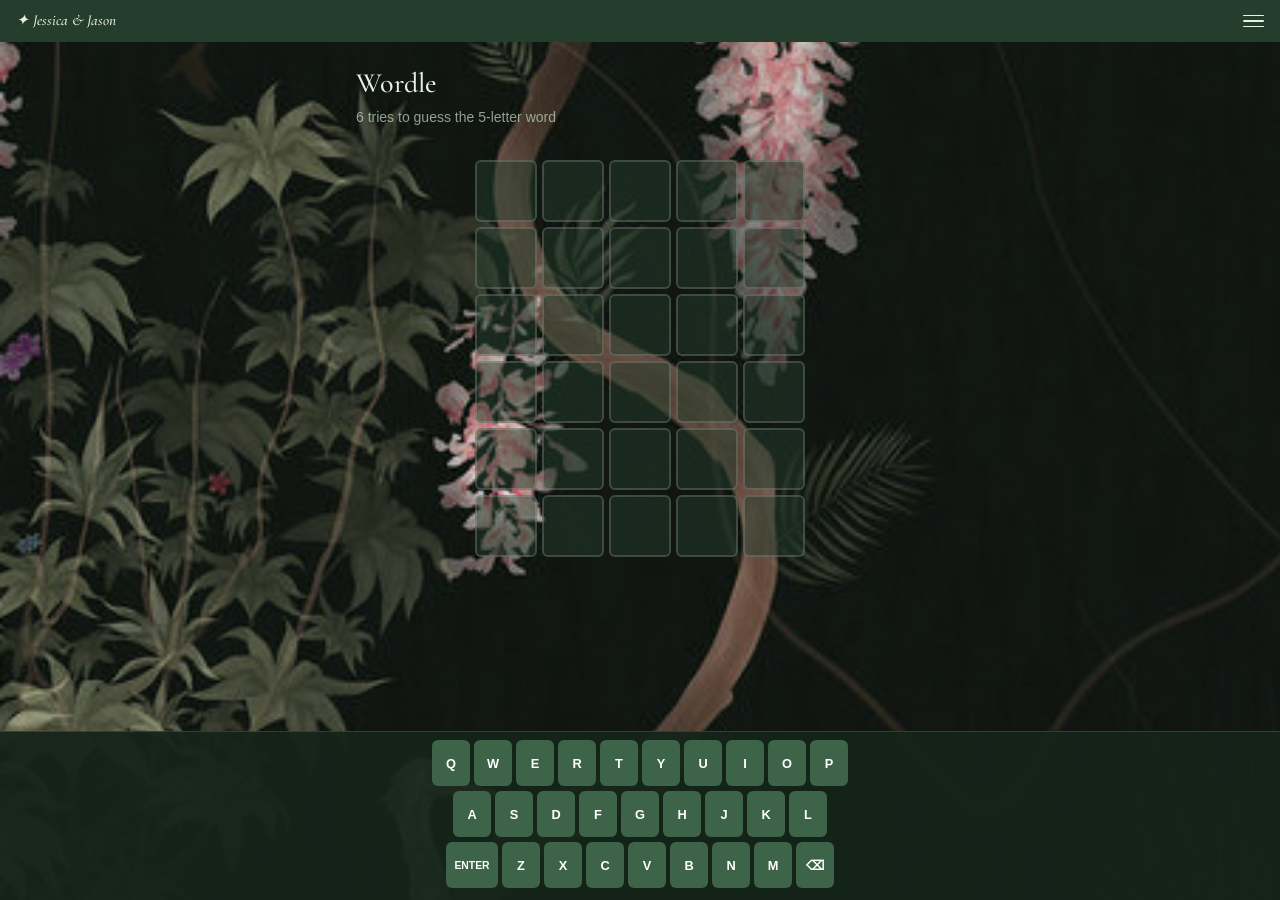
<file: wordle.html>
<!DOCTYPE html>
<html lang="en">
<head>
  <meta charset="UTF-8" />
  <link rel="icon" href="data:image/svg+xml,<svg xmlns='http://www.w3.org/2000/svg' viewBox='0 0 100 100'><text y='.9em' font-size='90'>🌿</text></svg>" />
  <meta name="viewport" content="width=device-width, initial-scale=1.0" />
  <title>Wordle – Mini Games</title>
  <link rel="stylesheet" href="style.css" />
  <link rel="preconnect" href="https://fonts.googleapis.com">
  <link href="https://fonts.googleapis.com/css2?family=Cormorant+Garamond:ital,wght@0,400;0,500;1,400;1,500&display=swap" rel="stylesheet">
  <style>
    .clue-box {
      background: rgba(37, 61, 44, 0.6);
      border-left: 3px solid var(--gold-warm);
      border-radius: 0 var(--radius) var(--radius) 0;
      padding: 0.65rem 0.875rem;
      font-size: 0.85rem;
      color: #e8f0e4;
      margin-bottom: 1rem;
      display: none;
    }

    .board-wrap {
      display: flex;
      flex-direction: column;
      align-items: center;
      padding-bottom: 180px;
    }

    .board {
      display: flex;
      flex-direction: column;
      gap: 5px;
      align-items: center;
      margin: 0.75rem 0;
    }

    .row { display: flex; gap: 5px; }

    .tile {
      width:  calc((min(100vw, 400px) - 2rem) / 5);
      height: calc((min(100vw, 400px) - 2rem) / 5);
      max-width: 62px;
      max-height: 62px;
      /* Base: same dark sage as the tiles on the home page */
      background: rgba(37, 61, 44, 0.5);
      border: 2px solid rgba(255, 255, 255, 0.16);
      border-radius: 6px;
      display: flex;
      align-items: center;
      justify-content: center;
      font-size: calc((min(100vw, 400px) - 2rem) / 5 * 0.5);
      font-weight: 800;
      text-transform: uppercase;
      color: #e8f0e4;
      transition: border-color 0.1s;
    }

    /* Typed but not submitted — brighter edge, same fill */
    .tile.filled  { border-color: rgba(255, 255, 255, 0.45); }

    /* States are separated by LIGHTNESS, not hue alone, so they stay readable
       in sunlight and for colour-blind guests:
       absent (darkest) < base < correct (lightest), gold for present. */
    .tile.correct { background: #5d9e6a; border-color: #5d9e6a; color: #0f1c13; }
    .tile.present { background: #d4af37; border-color: #d4af37; color: #2b2205; }
    .tile.absent  { background: #16241a; border-color: #16241a; color: rgba(232,240,228,0.45); }
    .tile.flip    { animation: flipIn 0.25s ease forwards; }
    .tile.shake   { animation: shake 0.4s ease; }

    @keyframes flipIn {
      0%   { transform: rotateX(0deg); }
      50%  { transform: rotateX(-90deg); }
      100% { transform: rotateX(0deg); }
    }

    @keyframes shake {
      0%,100% { transform: translateX(0); }
      20%     { transform: translateX(-5px); }
      40%     { transform: translateX(5px); }
      60%     { transform: translateX(-3px); }
      80%     { transform: translateX(3px); }
    }

    /* ---- Dark-theme overrides, scoped to this page ----
       Kept here so wordle.html is self-contained and does not depend on
       style.css being updated in the same push. */

    .page-title    { color: #e8f0e4; }
    .page-subtitle { color: rgba(200,220,196,0.7); }

    /* Bar stays dark sage; the keys themselves remain white */
    .keyboard {
      background: rgba(22, 36, 26, 0.95);
      border-top: 1px solid rgba(255, 255, 255, 0.12);
    }

    /* Unused keys: mid sage, white lettering */
    .key {
      background: #3d6349;
      color: #ffffff;
    }

    /* Lightness ordering carries the meaning:
       absent (darkest) < unused < correct (lightest), gold for present */
    .key.correct { background: #5d9e6a; color: #ffffff; }
    .key.present { background: #d4af37; color: #2b2205; }
    .key.absent  { background: #1c2e21; color: rgba(255, 255, 255, 0.35); }

    .result-banner.win {
      background: rgba(93, 158, 106, 0.25);
      color: #b8e8c4;
      border: 1px solid rgba(93, 158, 106, 0.5);
    }
    .result-banner.lose {
      background: rgba(139, 79, 58, 0.25);
      color: #e8b8a8;
      border: 1px solid rgba(139, 79, 58, 0.5);
    }
  </style>
</head>
<body>
  <script>
    // Background that never moves on Chrome or Safari mobile.
    // Approach: inject into <body> (not html), use screen dimensions,
    // and nest inside a fixed wrapper to force proper GPU compositing on Safari.
    (function() {
      var W = window.screen.width;
      var H = window.screen.height;
      var size = Math.max(W, H) + 200; // always oversized

      // Outer wrapper: fixed to viewport, never scrolls
      var wrap = document.createElement('div');
      wrap.style.cssText = [
        'position:fixed',
        'top:0','left:0',
        // Sized to the physical screen, NOT the viewport. The viewport changes
        // height when the address bar hides; screen.height never does. This is
        // what stops the background shifting on first scroll.
        'width:' + (W + 100) + 'px',
        'height:' + (H + 200) + 'px',
        'z-index:-1',
        'pointer-events:none',
        'overflow:hidden',
        // Force own compositing layer on Safari
        '-webkit-transform:translate3d(0,0,0)',
        'transform:translate3d(0,0,0)'
      ].join(';');

      // Inner div: the actual background, slightly oversized
      var bg = document.createElement('div');
      bg.style.cssText = [
        'position:absolute',
        'top:0','left:0',
        'width:100%',
        'height:100%',
        'background-image:url("background.jpg")',
        'background-size:cover',
        'background-position:center center',
        'background-repeat:no-repeat',
        // Another compositing hint
        '-webkit-transform:translate3d(0,0,0)',
        'transform:translate3d(0,0,0)',
        'will-change:transform'
      ].join(';');

      wrap.appendChild(bg);
      document.body.insertBefore(wrap, document.body.firstChild);

      // Strip any competing CSS backgrounds
      // Opaque canvas underneath everything. If any frame renders before the
      // image composites, it shows this instead of the browser's white default.
      document.documentElement.style.background = '#1a2a1e';
      document.body.style.background = 'transparent';
    })();
  </script>
    <nav class="site-nav">
    <a href="index.html" class="logo">&#10022; Jessica &amp; Jason</a>
    <button class="nav-toggle" id="navToggle" aria-label="Open menu">
      <span></span><span></span><span></span>
    </button>
    <ul class="nav-links" id="navLinks">
      <li><a href="index.html">Home</a></li>
      <li><a href="find-your-seat.html">Find Seat</a></li>
      <li><a href="schedule.html">Schedule</a></li>
      <li><a href="menu.html">Menu</a></li>
      <li><a href="wordle.html" class="active">Wordle</a></li>
      <li><a href="connections.html">Connections</a></li>
      <li><a href="crossword.html">Crossword</a></li>
    </ul>
  </nav>
  <script>
    (function() {
      var t = document.getElementById('navToggle');
      var l = document.getElementById('navLinks');
      if (!t) return;
      t.addEventListener('click', function() { t.classList.toggle('open'); l.classList.toggle('open'); });
      l.querySelectorAll('a').forEach(function(a) {
        a.addEventListener('click', function() { t.classList.remove('open'); l.classList.remove('open'); });
      });
    })();
  </script>

  <div class="toast-container" id="toastContainer"></div>

  <div class="page-wrapper">
    <h1 class="page-title">Wordle</h1>
    <p class="page-subtitle">6 tries to guess the 5-letter word</p>

    <div class="clue-box" id="clueBox">
      <strong>Clue:</strong> <span id="clueText">Loading…</span>
    </div>

    <div class="board-wrap">
      <div class="board" id="board"></div>
      <div class="result-banner" id="resultBanner"></div>
    </div>

    <div class="keyboard" id="keyboard">
      <div class="keyboard-row" id="row0"></div>
      <div class="keyboard-row" id="row1"></div>
      <div class="keyboard-row" id="row2"></div>
    </div>
  </div>

  <script src="puzzles.js"></script>
  <script src="words.js"></script>
  <script>
    // Pick randomly from words array
    const TARGET = PUZZLES.wordle.words[Math.floor(Math.random() * PUZZLES.wordle.words.length)].toUpperCase();
    const ROWS = 6, COLS = 5;

    // Message box — hidden by default, shown for easter egg / win / lose
    function showMessage(html, bg) {
      const box = document.getElementById('clueBox');
      box.innerHTML = html;
      box.style.background = bg || 'rgba(37, 61, 44, 0.6)';
      box.style.display = 'block';
    }

    function hideMessage() {
      const box = document.getElementById('clueBox');
      box.style.display = 'none';
      box.innerHTML = '';
    }

    // Build board
    const board = document.getElementById("board");
    const tiles = [];
    for (let r = 0; r < ROWS; r++) {
      const row = document.createElement("div");
      row.className = "row";
      tiles[r] = [];
      for (let c = 0; c < COLS; c++) {
        const t = document.createElement("div");
        t.className = "tile";
        row.appendChild(t);
        tiles[r][c] = t;
      }
      board.appendChild(row);
    }

    // Build keyboard
    const KEYS = [
      ["Q","W","E","R","T","Y","U","I","O","P"],
      ["A","S","D","F","G","H","J","K","L"],
      ["ENTER","Z","X","C","V","B","N","M","⌫"]
    ];
    const keyEls = {};
    KEYS.forEach((row, ri) => {
      const rowEl = document.getElementById("row" + ri);
      row.forEach(k => {
        const btn = document.createElement("button");
        btn.className = "key" + (k.length > 1 ? " wide" : "");
        btn.textContent = k;
        btn.addEventListener("click", () => handleKey(k));
        rowEl.appendChild(btn);
        keyEls[k] = btn;
      });
    });

    let currentRow = 0, currentCol = 0, guess = [], gameOver = false;

    // Hard mode: letters confirmed in the right spot must stay in that spot.
    // Index = position, value = the confirmed letter (or null).
    const lockedPositions = Array(COLS).fill(null);

    // Centre the active row once layout has settled, and again if the viewport
    // changes — rotation, or the address bar showing/hiding on mobile.
    window.addEventListener('load',   function() { centerCurrentRow(false); });
    window.addEventListener('resize', function() { centerCurrentRow(false); });
    const letterStates = {};

    document.addEventListener("keydown", e => {
      if (e.ctrlKey || e.metaKey || e.altKey) return;
      if (e.key === "Enter") handleKey("ENTER");
      else if (e.key === "Backspace") handleKey("⌫");
      else if (/^[a-zA-Z]$/.test(e.key)) handleKey(e.key.toUpperCase());
    });

    function handleKey(k) {
      if (gameOver) return;
      if (k === "ENTER") {
        submit();
      } else if (k === "⌫") {
        if (currentCol > 0) {
          currentCol--;
          guess.pop();
          tiles[currentRow][currentCol].textContent = "";
          tiles[currentRow][currentCol].classList.remove("filled");
        }
      } else if (currentCol < COLS) {
        guess.push(k);
        tiles[currentRow][currentCol].textContent = k;
        tiles[currentRow][currentCol].classList.add("filled");
        currentCol++;
      }
    }

    function submit() {
      if (currentCol < COLS) { shake(currentRow); toast("Not enough letters"); return; }
      const word = guess.join("");

      // Reject anything that isn't a real word.
      // MAOMI is whitelisted so the easter egg still works.
      // If words.js somehow fails to load, validation is skipped rather than
      // locking every guest out of the game.
      const dictLoaded = (typeof VALID_WORDS !== "undefined");
      if (dictLoaded && word !== "MAOMI" && !VALID_WORDS.has(word)) {
        shake(currentRow);
        toast("Not in word list");
        return;
      }

      // Hard mode: any letter already confirmed in place must be reused there.
      for (let i = 0; i < COLS; i++) {
        if (lockedPositions[i] && word[i] !== lockedPositions[i]) {
          shake(currentRow);
          toast(ordinal(i + 1) + " letter must be " + lockedPositions[i]);
          return;
        }
      }

      // Any new guess clears the previous message
      hideMessage();

      // Easter egg: first guess is MAOMI → message only
      if (currentRow === 0 && word === "MAOMI") {
        showMessage("🐱 <strong>Nice try...</strong> It's not that easy", "rgba(37, 61, 44, 0.6)");
      }

      const result = evaluate(word, TARGET);

      // Lock in any newly confirmed positions for subsequent guesses
      result.forEach((state, i) => {
        if (state === "correct") lockedPositions[i] = word[i];
      });

      reveal(currentRow, result, word);
    }

    function evaluate(word, target) {
      const res = Array(COLS).fill("absent");
      const targetArr = target.split("");
      const wordArr   = word.split("");
      const used      = Array(COLS).fill(false);

      // Correct pass
      wordArr.forEach((l, i) => {
        if (l === targetArr[i]) { res[i] = "correct"; used[i] = true; }
      });
      // Present pass
      wordArr.forEach((l, i) => {
        if (res[i] === "correct") return;
        const idx = targetArr.findIndex((t, j) => t === l && !used[j] && res[j] !== "correct");
        if (idx !== -1) { res[i] = "present"; used[idx] = true; }
      });
      return res;
    }

    function reveal(row, result, word) {
      const rowTiles = tiles[row];
      result.forEach((state, i) => {
        setTimeout(() => {
          rowTiles[i].classList.add("flip");
          setTimeout(() => {
            rowTiles[i].classList.add(state);
            rowTiles[i].classList.remove("flip");
          }, 125);
          // Update key color
          const letter = word[i];
          const current = letterStates[letter];
          const priority = { correct: 3, present: 2, absent: 1 };
          if (!current || priority[state] > priority[current]) {
            letterStates[letter] = state;
            keyEls[letter].className = "key " + state;
          }
        }, i * 80);
      });

      setTimeout(() => {
        const won = result.every(r => r === "correct");
        currentRow++;
        currentCol = 0;
        guess = [];

        if (won) {
          gameOver = true;
          const msgs = ["Genius!", "Magnificent!", "Impressive!", "Splendid!", "Great!", "Phew!"];
          toast(msgs[Math.min(currentRow - 1, 5)]);
          launchConfetti();
          showResult("win", "You got it! 🎉 The word was " + TARGET + ".");
          scrollToResult();
        } else if (currentRow >= ROWS) {
          gameOver = true;
          showResult("lose", "The word was " + TARGET + ". Better luck next time!");
          scrollToResult();
        } else {
          // Only chase the next row while the game is still running —
          // otherwise this fights scrollToResult() at the end.
          centerCurrentRow(true);
        }
      }, COLS * 80 + 300);
    }

    // Keep the row being typed in the middle of the space that is actually
    // visible — i.e. between the sticky nav and the fixed keyboard, not the
    // middle of the viewport, which sits behind the keyboard on short screens.
    function centerCurrentRow(smooth) {
      if (currentRow >= ROWS) return;
      const rowEl = tiles[currentRow][0].parentNode;
      const nav   = document.querySelector('.site-nav');
      const kbd   = document.getElementById('keyboard');
      const navH  = nav ? nav.offsetHeight : 0;
      const kbdH  = kbd ? kbd.offsetHeight : 0;

      const visibleCenter = navH + (window.innerHeight - navH - kbdH) / 2;
      const rect      = rowEl.getBoundingClientRect();
      const rowCenter = rect.top + rect.height / 2;
      const delta     = rowCenter - visibleCenter;

      if (Math.abs(delta) < 4) return;   // already close enough
      window.scrollBy({ top: delta, behavior: smooth ? 'smooth' : 'auto' });
    }

    // Bring the end-of-game banner into view. Waits a frame so the banner has
    // actually been laid out (it goes from display:none to block) before we
    // measure it.
    function scrollToResult() {
      requestAnimationFrame(function() {
        const banner = document.getElementById('resultBanner');
        if (!banner) return;
        const nav  = document.querySelector('.site-nav');
        const kbd  = document.getElementById('keyboard');
        const navH = nav ? nav.offsetHeight : 0;
        const kbdH = kbd ? kbd.offsetHeight : 0;

        const rect = banner.getBoundingClientRect();
        // Sit the banner just above the keyboard rather than dead centre,
        // so the last guessed row stays on screen with it.
        const target = window.innerHeight - kbdH - rect.height - 24;
        const delta  = rect.top - Math.max(navH + 12, target);
        if (Math.abs(delta) < 4) return;
        window.scrollBy({ top: delta, behavior: 'smooth' });
      });
    }

    function ordinal(n) {
      return ["1st", "2nd", "3rd", "4th", "5th"][n - 1] || (n + "th");
    }

    function shake(row) {
      tiles[row].forEach(t => {
        t.classList.remove("shake");
        void t.offsetWidth;
        t.classList.add("shake");
      });
    }

    function toast(msg) {
      const el = document.createElement("div");
      el.className = "toast";
      el.textContent = msg;
      document.getElementById("toastContainer").appendChild(el);
      setTimeout(() => el.remove(), 2100);
    }

    function showResult(type, msg) {
      const b = document.getElementById("resultBanner");
      b.textContent = msg;
      b.className = "result-banner show " + type;
    }
  </script>

  <canvas id="confettiCanvas" style="position:fixed;inset:0;width:100%;height:100%;pointer-events:none;z-index:9999;"></canvas>
  <script>
    (function() {
      const canvas = document.getElementById('confettiCanvas');
      const ctx    = canvas.getContext('2d');
      let particles = [], animId = null, imgReady = false;
      const img = new Image();
      img.onload = () => { imgReady = true; };
      img.src = '[data-uri]';
      function resize() { canvas.width = window.innerWidth; canvas.height = window.innerHeight; }
      window.addEventListener('resize', resize); resize();
      function r(a,b) { return a + Math.random()*(b-a); }
      function spawn() {
        const size = r(40,80);
        return { x:r(0,canvas.width), y:r(-140,-size), size, speedY:r(3,6), speedX:r(-2,2), rotation:r(0,Math.PI*2), spin:r(-0.07,0.07), opacity:r(0.8,1) };
      }
      function draw() {
        ctx.clearRect(0,0,canvas.width,canvas.height);
        if (imgReady) particles.forEach(p => {
          p.y+=p.speedY; p.x+=p.speedX; p.rotation+=p.spin;
          ctx.save(); ctx.globalAlpha=p.opacity;
          ctx.translate(p.x+p.size/2, p.y+p.size/2); ctx.rotate(p.rotation);
          ctx.drawImage(img,-p.size/2,-p.size/2,p.size,p.size); ctx.restore();
        });
        particles = particles.filter(p => p.y < canvas.height+120);
        if (particles.length>0) { animId = requestAnimationFrame(draw); }
        else { ctx.clearRect(0,0,canvas.width,canvas.height); animId=null; }
      }
      window.launchConfetti = function(count=70, ms=3000) {
        if (!imgReady) { img.onload = () => { imgReady=true; window.launchConfetti(count,ms); }; return; }
        if (animId) { cancelAnimationFrame(animId); animId=null; }
        particles=[];
        for(let i=0;i<8;i++) particles.push(spawn());
        let spawned=8;
        const t=setInterval(()=>{ particles.push(spawn()); if(++spawned>=count) clearInterval(t); }, ms/count);
        animId=requestAnimationFrame(draw);
      };
    })();
  </script>
</body>
</html>
</file>
<file: style.css>
/* ==============================
   JESSICA & JASON — Millwick DTLA
   Mobile-first, optimized for phones
   ============================== */

@import url('https://fonts.googleapis.com/css2?family=Cormorant+Garamond:ital,wght@0,400;0,500;1,400;1,500&display=swap');

*, *::before, *::after { box-sizing: border-box; margin: 0; padding: 0; }

/* ============================================================
   BACKGROUND
   Handled entirely by JS in index.html using screen.height.
   This works on both Chrome and Safari mobile — no CSS background needed.
   ============================================================ */
html {
  /* Background set by JS — fallback color matches the image so no white flash */
  background: #2a2420;
  min-height: 100%;
  /* Prevent Chrome pull-to-refresh and bounce that shifts content */
  overscroll-behavior: none;
}

/* ---- Hide scrollbar (scrolling still works) ---- */
html {
  scrollbar-width: none;      /* Firefox, Chrome 121+ */
  -ms-overflow-style: none;   /* legacy Edge */
}

html::-webkit-scrollbar,
body::-webkit-scrollbar {
  width: 0;
  height: 0;
  display: none;              /* Safari, older Chrome */
}

body {
  font-family: -apple-system, BlinkMacSystemFont, "Segoe UI", sans-serif;
  background: transparent;
  color: var(--text);
  min-height: 100vh;
  line-height: 1.5;
  -webkit-text-size-adjust: 100%;
  overflow-x: hidden;
  /* Prevent overscroll bounce on Chrome mobile */
  overscroll-behavior: none;
}

/* ============================================================
   PALETTE
   ============================================================ */
:root {
  --sage-pale:    #eef2ec;
  --sage-soft:    #d6e2d0;
  --sage-mid:     #8aab7e;
  --sage-deep:    #4a7c59;
  --forest:       #253d2c;
  --forest-dark:  #182a1e;
  --gold-warm:    #c8a05a;
  --gold-pale:    #f5ead8;
  --brick-warm:   #8b4f3a;
  --bg:           transparent;
  --surface:      rgba(255, 255, 255, 0.5);
  --border:       #ccd8c5;
  --text:         #1e2e22;
  --text-muted:   #5a7060;
  --radius:       8px;
  --radius-lg:    14px;
  --nav-h:        42px;
}

/* ============================================================
   NAV
   ============================================================ */
.site-nav {
  background: var(--forest);
  padding: 0 1rem;
  display: flex;
  align-items: center;
  justify-content: space-between;
  height: var(--nav-h);
  position: sticky;
  top: 0;
  z-index: 200;
}

.site-nav .logo {
  font-family: 'Cormorant Garamond', Georgia, serif;
  font-size: 0.95rem;
  font-weight: 500;
  font-style: italic;
  text-decoration: none;
  color: #e8f0e4;
  white-space: nowrap;
  flex-shrink: 0;
  line-height: 1;
  display: flex;
  align-items: center;
}

.nav-toggle {
  display: flex;
  flex-direction: column;
  justify-content: center;
  gap: 4px;
  background: none;
  border: none;
  cursor: pointer;
  /* Padding expands the tap target to ~40x41px on a 42px bar; the negative
     right margin pulls the bars back so they still align to the 1rem edge. */
  padding: 14px 10px;
  margin-left: auto;
  margin-right: -10px;
  z-index: 201;
  -webkit-tap-highlight-color: transparent;
}

.nav-toggle span {
  display: block;
  width: 21px;
  height: 1.5px;
  background: #e8f0e4;
  border-radius: 2px;
  transition: transform 0.25s ease, opacity 0.25s ease;
  transform-origin: center;
}

.nav-toggle.open span:nth-child(1) { transform: translateY(5.5px) rotate(45deg); }
.nav-toggle.open span:nth-child(2) { opacity: 0; transform: scaleX(0); }
.nav-toggle.open span:nth-child(3) { transform: translateY(-5.5px) rotate(-45deg); }

.nav-links {
  display: none;
  flex-direction: column;
  position: fixed;
  top: var(--nav-h);
  left: 0; right: 0;
  /* Explicit opaque dark sage — not a variable, so nothing can render it
     see-through against the background image */
  background: #26402d;
  list-style: none;
  padding: 0.25rem 0 0.4rem;
  z-index: 199;
  box-shadow: 0 8px 28px rgba(0,0,0,0.4);
}

.nav-links.open { display: flex; }
.nav-links li { width: 100%; }

.nav-links a {
  display: block;
  text-decoration: none;
  color: var(--gold-warm);
  font-size: 0.78rem;
  font-weight: 600;
  letter-spacing: 0.13em;
  text-transform: uppercase;
  padding: 0.62rem 1rem;          /* same 1rem left edge as the logo */
  border-bottom: 1px solid rgba(200,160,90,0.12);
  transition: background 0.15s, color 0.15s;
  -webkit-tap-highlight-color: transparent;
}

.nav-links li:last-child a { border-bottom: none; }

.nav-links a:active,
.nav-links a.active {
  background: rgba(200,160,90,0.12);
  color: #e8c88a;
}

/* ---- PAGE LAYOUT ---- */
.page-wrapper {
  max-width: 600px;
  margin: 0 auto;
  padding: 1.25rem 1rem 3rem;
}

.page-title {
  font-family: 'Cormorant Garamond', Georgia, serif;
  font-size: 1.75rem;
  font-weight: 500;
  margin-bottom: 0.2rem;
  color: var(--forest);
}

.page-subtitle {
  color: var(--text-muted);
  font-size: 0.875rem;
  margin-bottom: 1.25rem;
}

/* ---- BUTTON ---- */
.btn {
  display: inline-flex;
  align-items: center;
  justify-content: center;
  gap: 0.4rem;
  padding: 0.65rem 1.1rem;
  border-radius: var(--radius);
  font-size: 0.875rem;
  font-weight: 600;
  cursor: pointer;
  border: none;
  transition: opacity 0.15s, transform 0.1s;
  -webkit-tap-highlight-color: transparent;
  touch-action: manipulation;
}

.btn:active { transform: scale(0.97); }
.btn-primary  { background: var(--forest); color: #e8f0e4; }
.btn-secondary { background: var(--surface); color: var(--text); border: 1px solid var(--border); }
.btn-secondary:active { background: var(--sage-pale); }

/* ---- GAME CARD ---- */
.game-grid { display: grid; grid-template-columns: 1fr; gap: 0.6rem; }

.game-card {
  background: rgba(37, 61, 44, 0.5);
  border-radius: 18px;
  padding: 1.15rem 1.35rem;
  text-decoration: none;
  color: #e8f0e4;
  display: flex;
  align-items: center;
  gap: 0.9rem;
  -webkit-tap-highlight-color: transparent;
  touch-action: manipulation;
}

.game-card:active { background: rgba(37, 61, 44, 0.65); }

.game-card .icon {
  width: 44px; height: 44px;
  border-radius: 10px;
  display: flex; align-items: center; justify-content: center;
  font-size: 1.25rem;
  flex-shrink: 0;
}

.icon-wordle,
.icon-connect,
.icon-cross { background: rgba(255, 255, 255, 0.1); }

.game-card h2 {
  font-family: 'Cormorant Garamond', Georgia, serif;
  font-size: 1.25rem;
  font-weight: 400;
  margin-bottom: 0.15rem;
  color: #e8f0e4;
}
.game-card p  { font-size: 0.8rem; color: rgba(200,220,196,0.7); line-height: 1.3; }

/* ---- WIN / LOSE banner ---- */
.result-banner {
  padding: 0.875rem 1rem;
  border-radius: var(--radius);
  font-weight: 600;
  font-size: 0.9rem;
  text-align: center;
  margin-top: 1rem;
  display: none;
}
.result-banner.win  { background: #d8edd8; color: var(--sage-deep); border: 1px solid #b8d8b8; }
.result-banner.lose { background: #f5e8e4; color: var(--brick-warm); border: 1px solid #e0c8c0; }
.result-banner.show { display: block; }

/* ============================================================
   KEYBOARD — fixed to bottom on Wordle
   ============================================================ */
.keyboard {
  position: fixed;
  bottom: 0; left: 0; right: 0;
  background: rgba(238, 241, 235, 0.95);
  border-top: 1px solid var(--border);
  padding: 8px 4px 12px;
  display: flex;
  flex-direction: column;
  gap: 5px;
  align-items: center;
  z-index: 100;
}

.keyboard-row {
  display: flex;
  gap: 4px;
  width: 100%;
  max-width: 500px;
  padding: 0 4px;
  justify-content: center;
}

.key {
  flex: 1;
  height: 46px;
  max-width: 38px;
  border-radius: 6px;
  border: none;
  background: var(--sage-soft);
  color: var(--text);
  font-size: 0.8rem;
  font-weight: 700;
  cursor: pointer;
  display: flex;
  align-items: center;
  justify-content: center;
  -webkit-tap-highlight-color: transparent;
  touch-action: manipulation;
  transition: background 0.1s;
}

.key.wide   { max-width: 52px; font-size: 0.65rem; }
.key.correct { background: var(--sage-deep); color: #fff; }
.key.present { background: var(--gold-warm); color: #fff; }
.key.absent  { background: #8a9e8a; color: #fff; }

/* ---- TOAST ---- */
.toast-container {
  position: fixed;
  top: calc(var(--nav-h) + 10px);
  left: 50%;
  transform: translateX(-50%);
  z-index: 999;
  display: flex;
  flex-direction: column;
  gap: 6px;
  pointer-events: none;
  align-items: center;
}

.toast {
  background: var(--forest);
  color: #e8f0e4;
  padding: 0.55rem 1.1rem;
  border-radius: 999px;
  font-size: 0.85rem;
  font-weight: 600;
  animation: toastIn 0.2s ease, toastOut 0.3s ease 1.7s forwards;
  white-space: nowrap;
}

@keyframes toastIn  { from { opacity:0; transform:translateY(-6px); } to { opacity:1; transform:translateY(0); } }
@keyframes toastOut { from { opacity:1; } to { opacity:0; } }

/* ---- SECTION LABEL ---- */
.section-label {
  font-size: 0.68rem;
  font-weight: 700;
  letter-spacing: 0.15em;
  text-transform: uppercase;
  color: var(--gold-warm);
  margin-bottom: 0.65rem;
}
</file>
